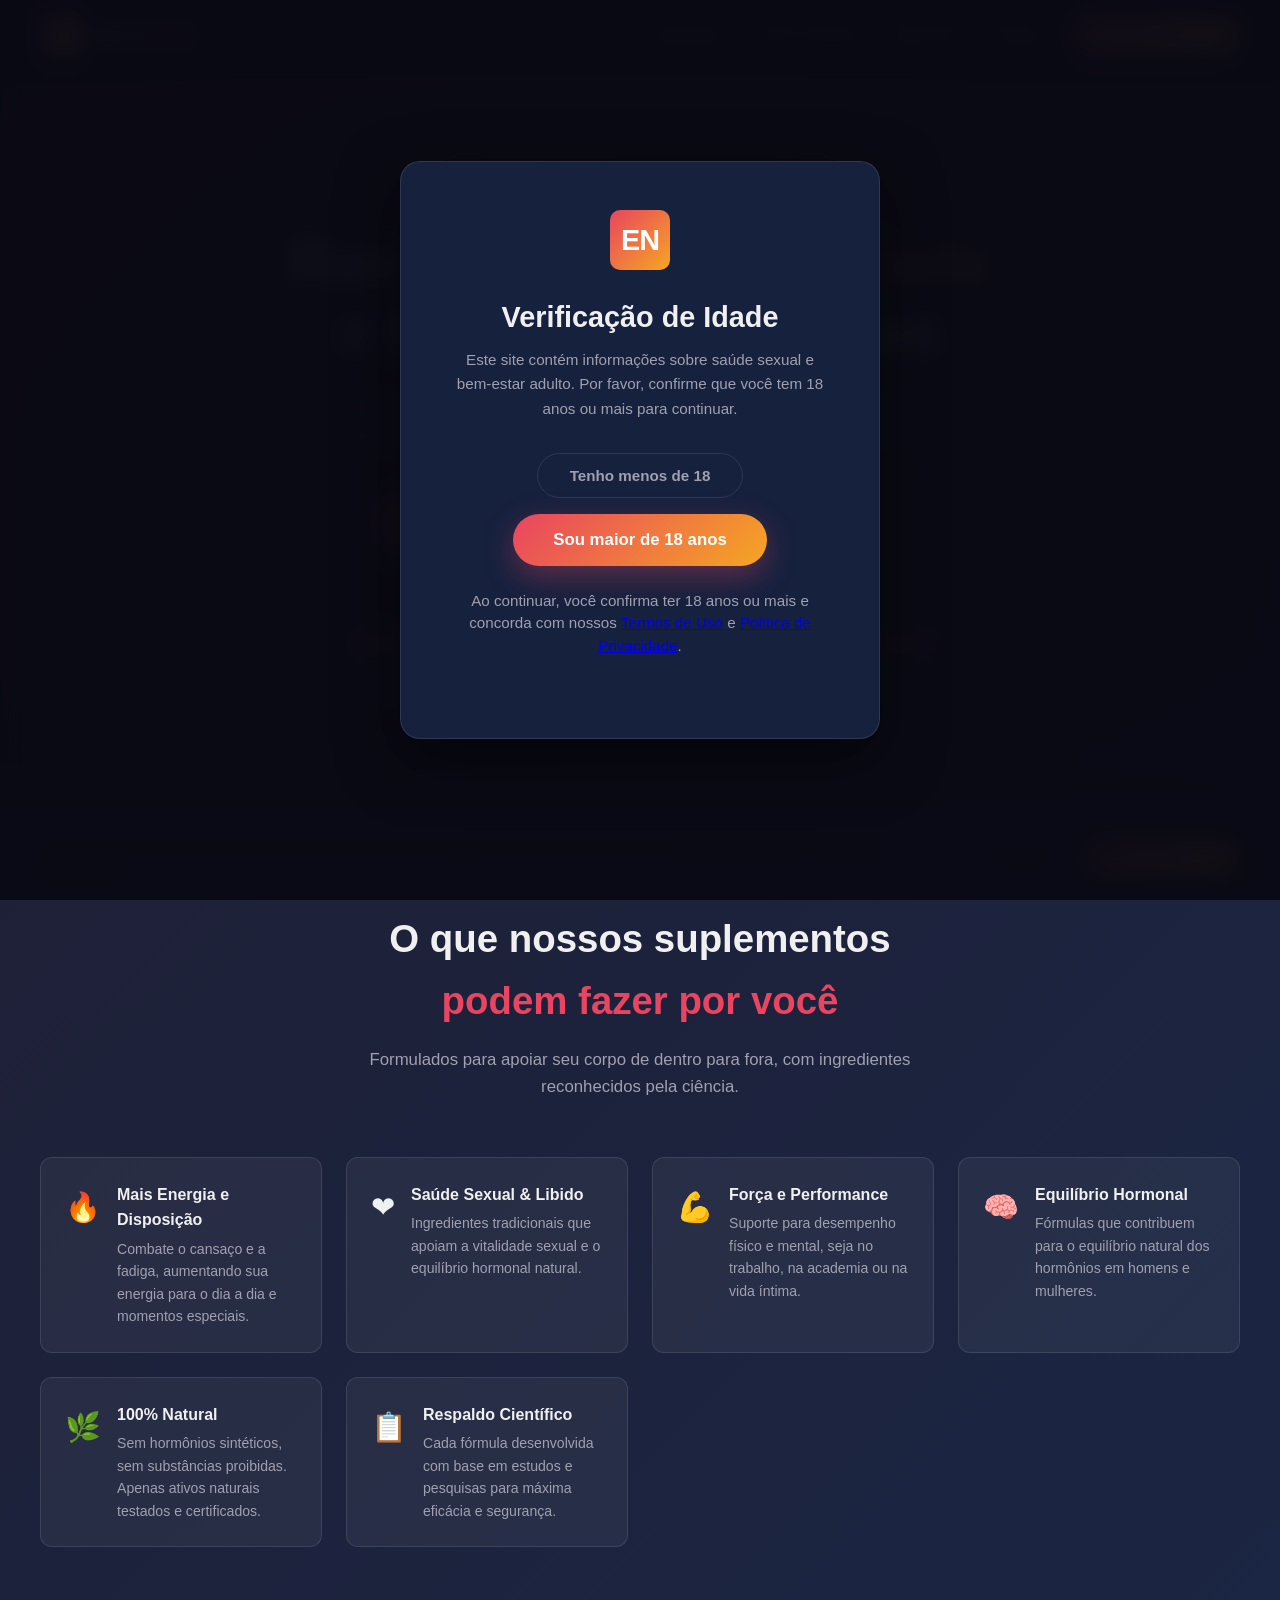
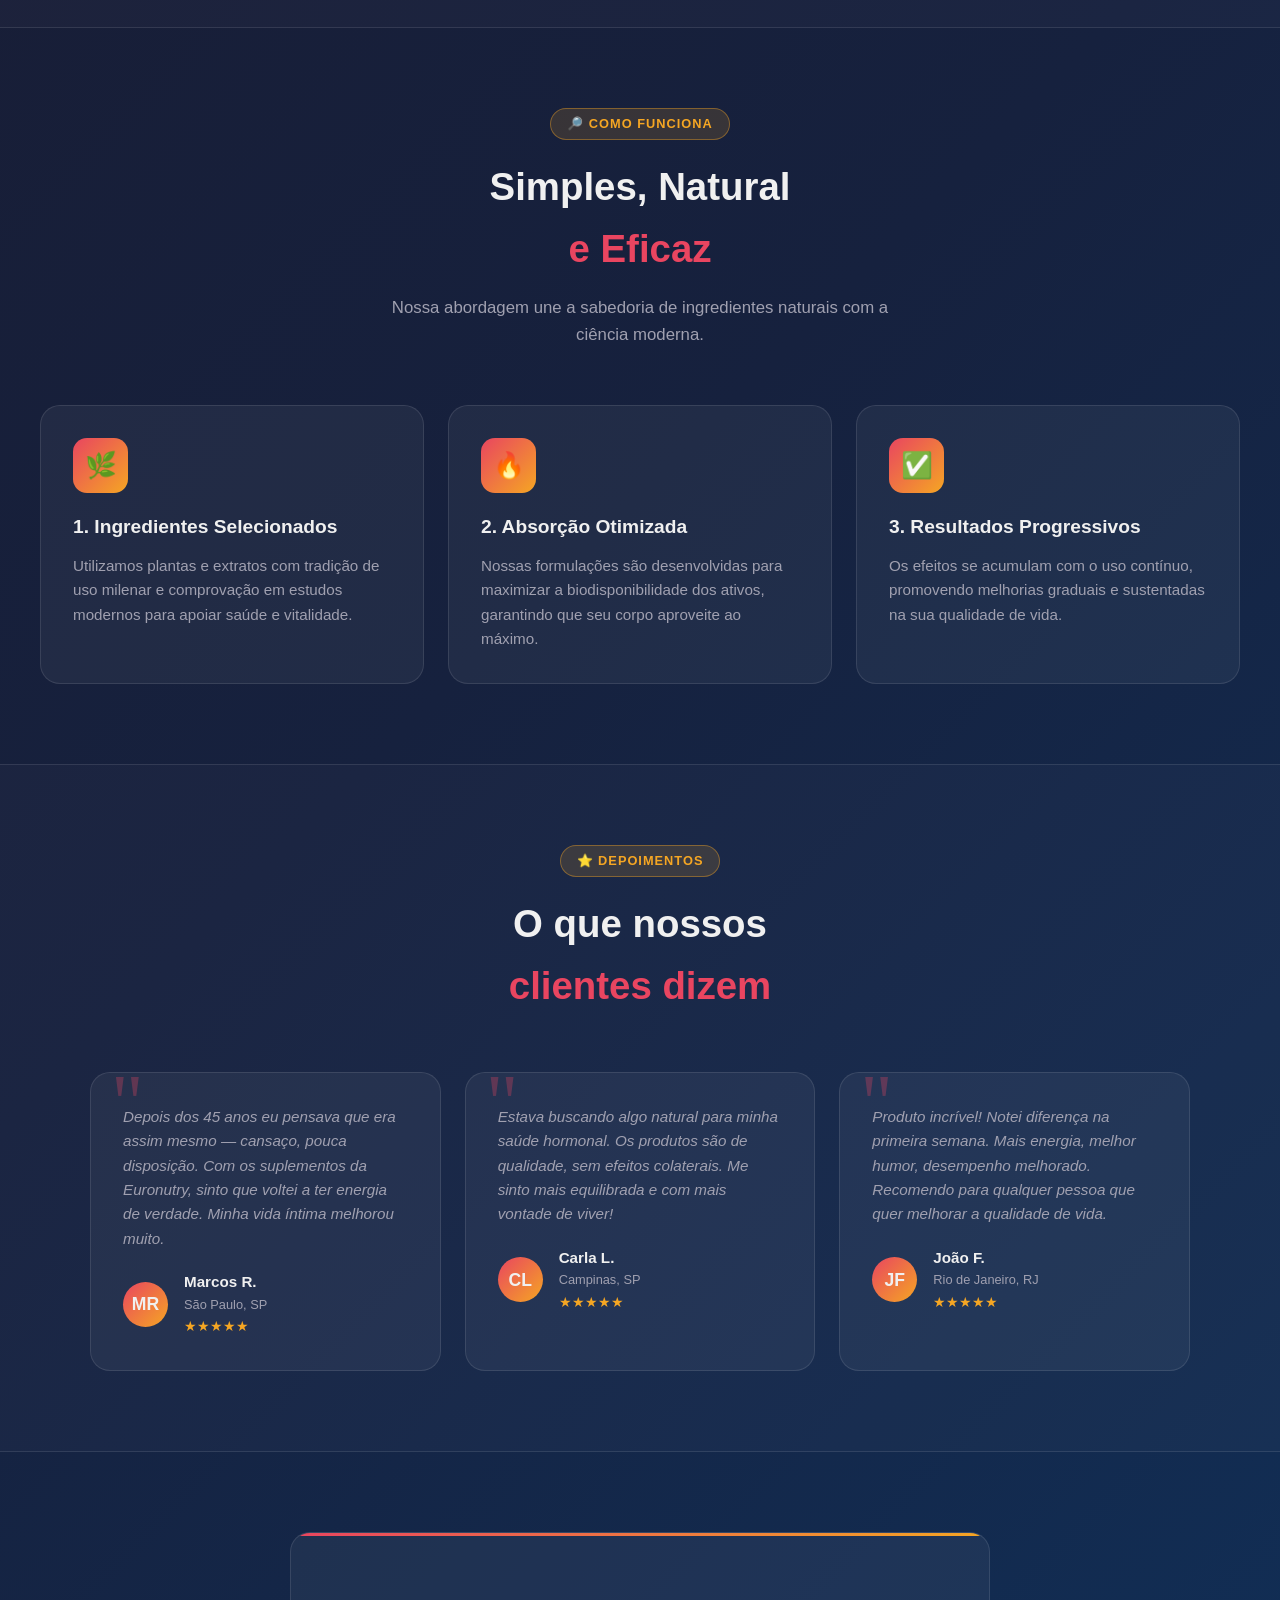
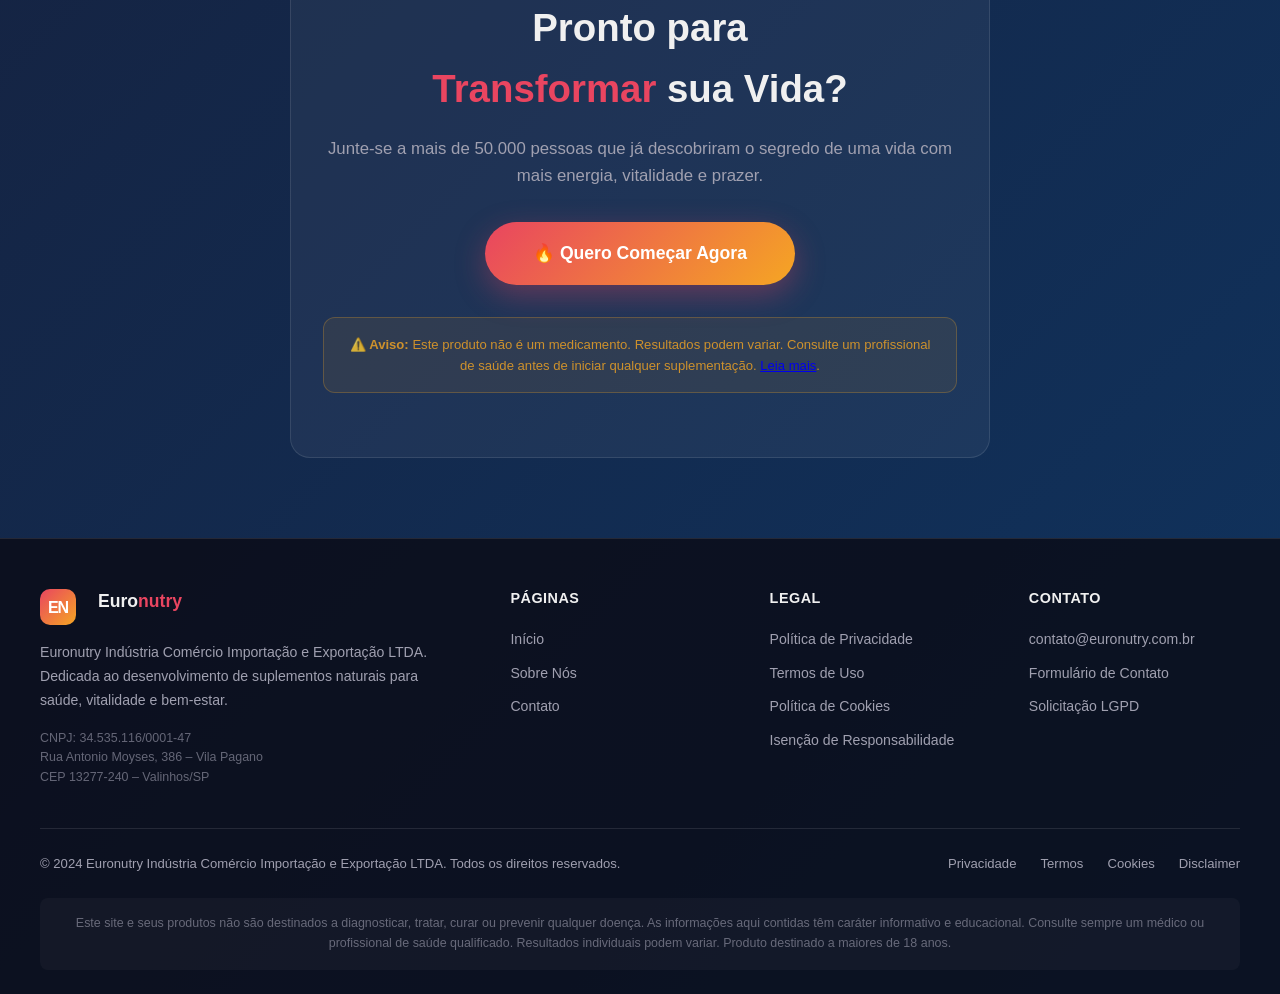
<file: safepage01-youtube/index.html>
<!DOCTYPE html>
<html lang="pt-BR">
<head>
  <meta charset="UTF-8" />
  <meta name="viewport" content="width=device-width, initial-scale=1.0" />
  <meta name="robots" content="index, follow" />
  <meta name="description" content="Euronutry - Suplementos para bem-estar, saúde sexual e vitalidade masculina e feminina. Produtos naturais desenvolvidos com ciência." />
  <meta name="keywords" content="suplementos naturais, vitalidade, saúde sexual, bem-estar, libido, energia, saúde masculina, saúde feminina" />

  <!-- Open Graph -->
  <meta property="og:title" content="Euronutry | Saúde, Vitalidade e Bem-Estar" />
  <meta property="og:description" content="Suplementos naturais para uma vida mais saudável, com mais energia e vitalidade." />
  <meta property="og:type" content="website" />
  <meta property="og:locale" content="pt_BR" />

  <title>Euronutry | Saúde, Vitalidade e Bem-Estar</title>

  <link rel="stylesheet" href="css/style.css" />
  <link rel="canonical" href="index.html" />
</head>
<body>

  <!-- ════════════════════════════════════
       AGE GATE
  ════════════════════════════════════ -->
  <div id="age-gate" class="age-gate-overlay" style="display:none;">
    <div class="age-gate-box">
      <div class="logo-icon">EN</div>
      <h2>Verificação de Idade</h2>
      <p>
        Este site contém informações sobre saúde sexual e bem-estar adulto.
        Por favor, confirme que você tem 18 anos ou mais para continuar.
      </p>
      <div class="age-gate-buttons">
        <button id="age-deny" class="age-deny">Tenho menos de 18</button>
        <button id="age-confirm" class="btn-primary">Sou maior de 18 anos</button>
      </div>
      <p class="age-gate-note">
        Ao continuar, você confirma ter 18 anos ou mais e concorda com nossos
        <a href="termos.html">Termos de Uso</a> e
        <a href="privacidade.html">Política de Privacidade</a>.
      </p>
    </div>
  </div>

  <!-- ════════════════════════════════════
       HEADER
  ════════════════════════════════════ -->
  <header>
    <div class="header-inner">
      <a href="index.html" class="logo">
        <div class="logo-icon">EN</div>
        <span class="logo-text">Euro<span>nutry</span></span>
      </a>
      <nav>
        <a href="#beneficios">Benefícios</a>
        <a href="#como-funciona">Como Funciona</a>
        <a href="sobre.html">Sobre Nós</a>
        <a href="contato.html">Contato</a>
        <a href="#cta" class="nav-cta">Quero Saber Mais</a>
      </nav>
    </div>
  </header>

  <!-- ════════════════════════════════════
       HERO
  ════════════════════════════════════ -->
  <section class="hero">
    <span class="hero-badge">&#10003; Fórmula Natural Certificada</span>
    <h1>
      Recupere sua <span>Vitalidade</span><br />
      e Bem-Estar em Dias
    </h1>
    <p>
      Suplementos desenvolvidos com ingredientes naturais selecionados para
      apoiar sua saúde, energia e qualidade de vida de forma segura e eficaz.
    </p>
    <div class="hero-cta">
      <a href="#cta" class="btn-primary">&#128293; Quero Mais Vitalidade</a>
      <a href="#como-funciona" class="btn-secondary">&#9654; Como Funciona</a>
    </div>

    <div class="hero-stats">
      <div class="stat">
        <span class="stat-number">50k+</span>
        <span class="stat-label">Clientes Satisfeitos</span>
      </div>
      <div class="stat">
        <span class="stat-number">98%</span>
        <span class="stat-label">Índice de Aprovação</span>
      </div>
      <div class="stat">
        <span class="stat-number">10+</span>
        <span class="stat-label">Anos de Pesquisa</span>
      </div>
      <div class="stat">
        <span class="stat-number">100%</span>
        <span class="stat-label">Natural &amp; Seguro</span>
      </div>
    </div>
  </section>

  <!-- ════════════════════════════════════
       BENEFÍCIOS
  ════════════════════════════════════ -->
  <section id="beneficios" class="benefits-section">
    <div class="section-header">
      <span class="section-badge">&#9889; Benefícios</span>
      <h2 class="section-title">O que nossos suplementos<br /><span>podem fazer por você</span></h2>
      <p class="section-sub">Formulados para apoiar seu corpo de dentro para fora, com ingredientes reconhecidos pela ciência.</p>
    </div>

    <div class="benefits-grid">
      <div class="benefit-item">
        <span class="benefit-icon">&#128293;</span>
        <div>
          <h4>Mais Energia e Disposição</h4>
          <p>Combate o cansaço e a fadiga, aumentando sua energia para o dia a dia e momentos especiais.</p>
        </div>
      </div>
      <div class="benefit-item">
        <span class="benefit-icon">&#10084;</span>
        <div>
          <h4>Saúde Sexual &amp; Libido</h4>
          <p>Ingredientes tradicionais que apoiam a vitalidade sexual e o equilíbrio hormonal natural.</p>
        </div>
      </div>
      <div class="benefit-item">
        <span class="benefit-icon">&#128170;</span>
        <div>
          <h4>Força e Performance</h4>
          <p>Suporte para desempenho físico e mental, seja no trabalho, na academia ou na vida íntima.</p>
        </div>
      </div>
      <div class="benefit-item">
        <span class="benefit-icon">&#129504;</span>
        <div>
          <h4>Equilíbrio Hormonal</h4>
          <p>Fórmulas que contribuem para o equilíbrio natural dos hormônios em homens e mulheres.</p>
        </div>
      </div>
      <div class="benefit-item">
        <span class="benefit-icon">&#127807;</span>
        <div>
          <h4>100% Natural</h4>
          <p>Sem hormônios sintéticos, sem substâncias proibidas. Apenas ativos naturais testados e certificados.</p>
        </div>
      </div>
      <div class="benefit-item">
        <span class="benefit-icon">&#128203;</span>
        <div>
          <h4>Respaldo Científico</h4>
          <p>Cada fórmula desenvolvida com base em estudos e pesquisas para máxima eficácia e segurança.</p>
        </div>
      </div>
    </div>
  </section>

  <!-- ════════════════════════════════════
       COMO FUNCIONA
  ════════════════════════════════════ -->
  <section id="como-funciona">
    <div class="section-header">
      <span class="section-badge">&#128270; Como Funciona</span>
      <h2 class="section-title">Simples, Natural<br /><span>e Eficaz</span></h2>
      <p class="section-sub">Nossa abordagem une a sabedoria de ingredientes naturais com a ciência moderna.</p>
    </div>

    <div class="cards-grid">
      <div class="card">
        <div class="card-icon">&#127807;</div>
        <h3>1. Ingredientes Selecionados</h3>
        <p>Utilizamos plantas e extratos com tradição de uso milenar e comprovação em estudos modernos para apoiar saúde e vitalidade.</p>
      </div>
      <div class="card">
        <div class="card-icon">&#128293;</div>
        <h3>2. Absorção Otimizada</h3>
        <p>Nossas formulações são desenvolvidas para maximizar a biodisponibilidade dos ativos, garantindo que seu corpo aproveite ao máximo.</p>
      </div>
      <div class="card">
        <div class="card-icon">&#9989;</div>
        <h3>3. Resultados Progressivos</h3>
        <p>Os efeitos se acumulam com o uso contínuo, promovendo melhorias graduais e sustentadas na sua qualidade de vida.</p>
      </div>
    </div>
  </section>

  <!-- ════════════════════════════════════
       DEPOIMENTOS
  ════════════════════════════════════ -->
  <section id="depoimentos" style="background: rgba(255,255,255,0.02); border-top: 1px solid var(--border); border-bottom: 1px solid var(--border);">
    <div class="section-header">
      <span class="section-badge">&#11088; Depoimentos</span>
      <h2 class="section-title">O que nossos<br /><span>clientes dizem</span></h2>
    </div>

    <div class="testimonials-grid">
      <div class="testimonial">
        <p class="testimonial-text">
          Depois dos 45 anos eu pensava que era assim mesmo — cansaço, pouca disposição. Com os suplementos da Euronutry, sinto que voltei a ter energia de verdade. Minha vida íntima melhorou muito.
        </p>
        <div class="testimonial-author">
          <div class="author-avatar">MR</div>
          <div>
            <div class="author-name">Marcos R.</div>
            <div class="author-location">São Paulo, SP</div>
            <div class="stars">&#9733;&#9733;&#9733;&#9733;&#9733;</div>
          </div>
        </div>
      </div>

      <div class="testimonial">
        <p class="testimonial-text">
          Estava buscando algo natural para minha saúde hormonal. Os produtos são de qualidade, sem efeitos colaterais. Me sinto mais equilibrada e com mais vontade de viver!
        </p>
        <div class="testimonial-author">
          <div class="author-avatar">CL</div>
          <div>
            <div class="author-name">Carla L.</div>
            <div class="author-location">Campinas, SP</div>
            <div class="stars">&#9733;&#9733;&#9733;&#9733;&#9733;</div>
          </div>
        </div>
      </div>

      <div class="testimonial">
        <p class="testimonial-text">
          Produto incrível! Notei diferença na primeira semana. Mais energia, melhor humor, desempenho melhorado. Recomendo para qualquer pessoa que quer melhorar a qualidade de vida.
        </p>
        <div class="testimonial-author">
          <div class="author-avatar">JF</div>
          <div>
            <div class="author-name">João F.</div>
            <div class="author-location">Rio de Janeiro, RJ</div>
            <div class="stars">&#9733;&#9733;&#9733;&#9733;&#9733;</div>
          </div>
        </div>
      </div>
    </div>
  </section>

  <!-- ════════════════════════════════════
       CTA
  ════════════════════════════════════ -->
  <section id="cta" class="cta-section">
    <div class="cta-box">
      <h2>Pronto para<br /><span style="color:var(--accent)">Transformar</span> sua Vida?</h2>
      <p>Junte-se a mais de 50.000 pessoas que já descobriram o segredo de uma vida com mais energia, vitalidade e prazer.</p>
      <a href="contato.html" class="btn-primary" style="font-size:1.1rem; padding: 1.1rem 3rem;">
        &#128293; Quero Começar Agora
      </a>
      <div class="disclaimer-banner">
        &#9888;&#65039; <strong>Aviso:</strong> Este produto não é um medicamento. Resultados podem variar. Consulte um profissional de saúde antes de iniciar qualquer suplementação.
        <a href="disclaimer.html">Leia mais</a>.
      </div>
    </div>
  </section>

  <!-- ════════════════════════════════════
       FOOTER
  ════════════════════════════════════ -->
  <footer>
    <div class="footer-inner">
      <div class="footer-grid">
        <div class="footer-brand">
          <a href="index.html" class="logo" style="margin-bottom:0.8rem; display:inline-flex;">
            <div class="logo-icon" style="width:36px;height:36px;font-size:1rem;">EN</div>
            <span class="logo-text" style="font-size:1.1rem; margin-left:10px;">Euro<span>nutry</span></span>
          </a>
          <p>
            Euronutry Indústria Comércio Importação e Exportação LTDA.<br />
            Dedicada ao desenvolvimento de suplementos naturais para saúde, vitalidade e bem-estar.
          </p>
          <div class="footer-cnpj">
            CNPJ: 34.535.116/0001-47<br />
            Rua Antonio Moyses, 386 – Vila Pagano<br />
            CEP 13277-240 – Valinhos/SP
          </div>
        </div>

        <div class="footer-col">
          <h4>Páginas</h4>
          <ul>
            <li><a href="index.html">Início</a></li>
            <li><a href="sobre.html">Sobre Nós</a></li>
            <li><a href="contato.html">Contato</a></li>
          </ul>
        </div>

        <div class="footer-col">
          <h4>Legal</h4>
          <ul>
            <li><a href="privacidade.html">Política de Privacidade</a></li>
            <li><a href="termos.html">Termos de Uso</a></li>
            <li><a href="cookies.html">Política de Cookies</a></li>
            <li><a href="disclaimer.html">Isenção de Responsabilidade</a></li>
          </ul>
        </div>

        <div class="footer-col">
          <h4>Contato</h4>
          <ul>
            <li><a href="mailto:contato@euronutry.com.br">contato@euronutry.com.br</a></li>
            <li><a href="contato.html">Formulário de Contato</a></li>
            <li><a href="privacidade.html#dsar">Solicitação LGPD</a></li>
          </ul>
        </div>
      </div>

      <div class="footer-bottom">
        <p>&copy; 2024 Euronutry Indústria Comércio Importação e Exportação LTDA. Todos os direitos reservados.</p>
        <div class="footer-legal-links">
          <a href="privacidade.html">Privacidade</a>
          <a href="termos.html">Termos</a>
          <a href="cookies.html">Cookies</a>
          <a href="disclaimer.html">Disclaimer</a>
        </div>
      </div>

      <div style="margin-top:1.5rem; padding:1rem; background:rgba(255,255,255,0.03); border-radius:8px; font-size:0.78rem; color:rgba(160,160,176,0.6); text-align:center; line-height:1.6;">
        Este site e seus produtos não são destinados a diagnosticar, tratar, curar ou prevenir qualquer doença.
        As informações aqui contidas têm caráter informativo e educacional. Consulte sempre um médico ou profissional de saúde qualificado.
        Resultados individuais podem variar. Produto destinado a maiores de 18 anos.
      </div>
    </div>
  </footer>

  <!-- ════════════════════════════════════
       COOKIE BANNER
  ════════════════════════════════════ -->
  <div id="cookie-banner" class="cookie-banner">
    <div class="cookie-inner">
      <p class="cookie-text">
        Usamos cookies para melhorar sua experiência. Ao continuar navegando, você concorda com nossa
        <a href="cookies.html">Política de Cookies</a> e
        <a href="privacidade.html">Política de Privacidade</a>.
      </p>
      <div class="cookie-buttons">
        <button id="cookie-decline" class="btn-cookie-decline">Recusar</button>
        <button id="cookie-accept" class="btn-cookie-accept">Aceitar Cookies</button>
      </div>
    </div>
  </div>

  <script src="js/main.js"></script>
</body>
</html>
</file>
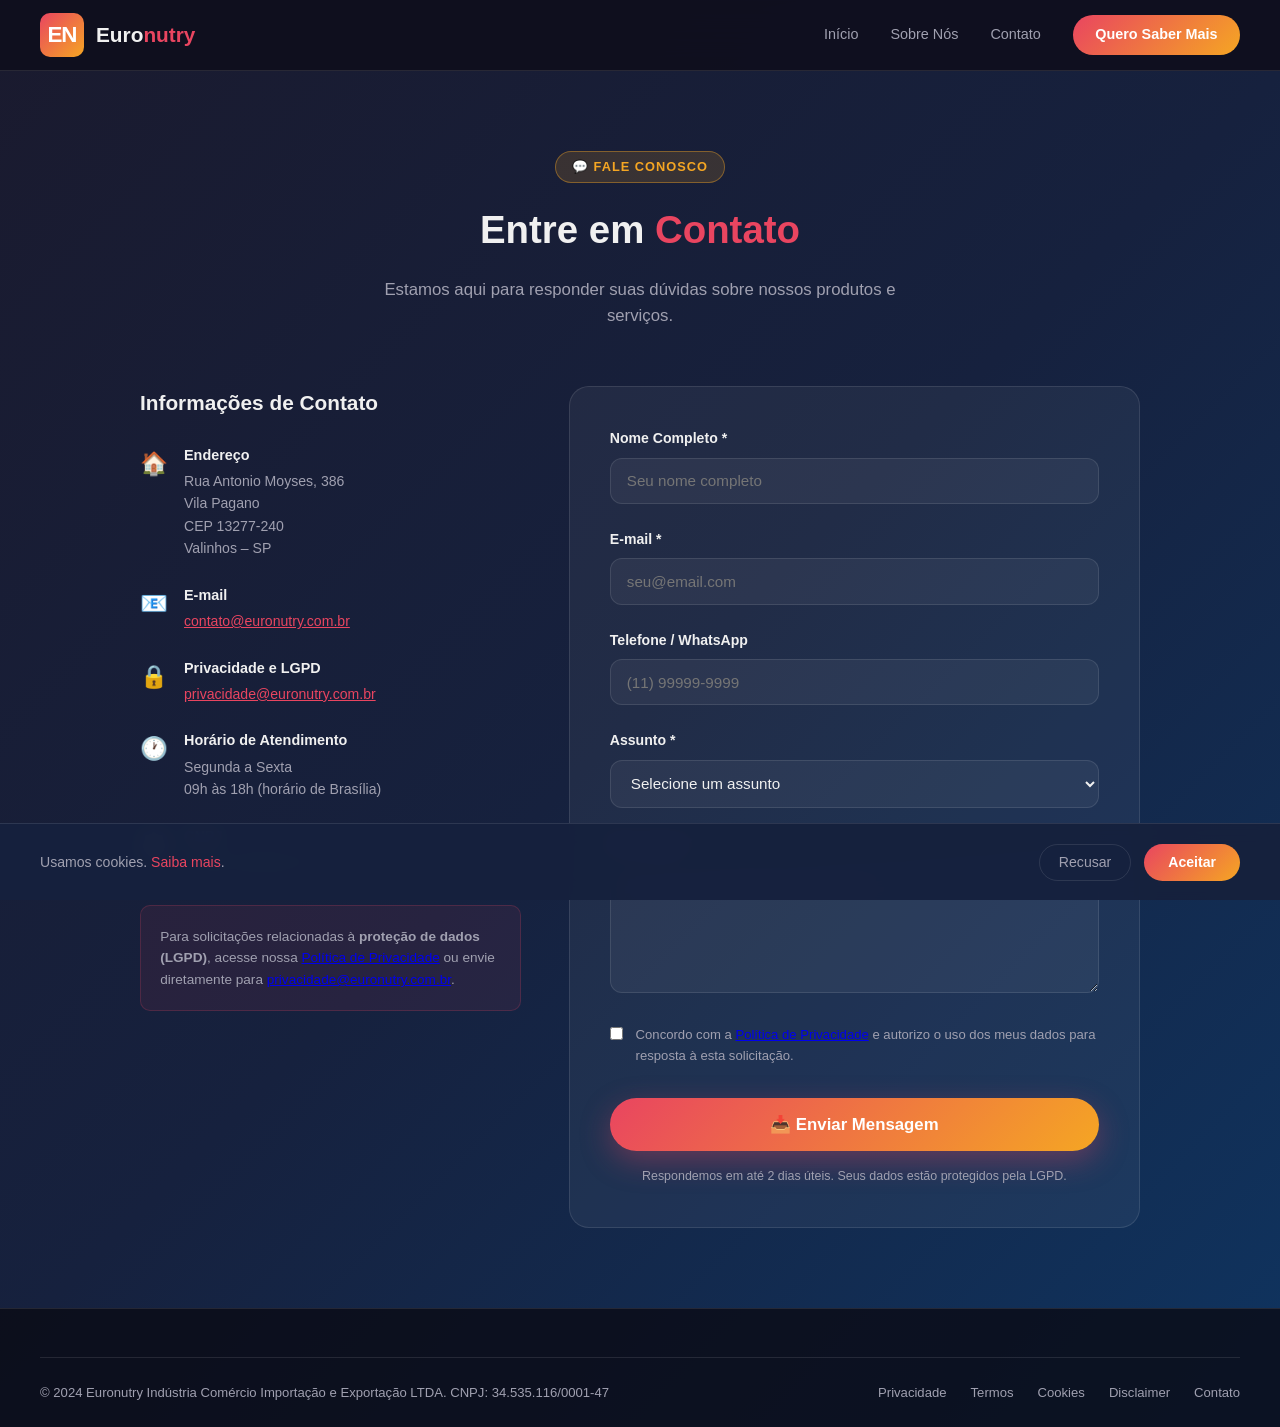
<file: safepage01-youtube/contato.html>
<!DOCTYPE html>
<html lang="pt-BR">
<head>
  <meta charset="UTF-8" />
  <meta name="viewport" content="width=device-width, initial-scale=1.0" />
  <meta name="robots" content="index, follow" />
  <meta name="description" content="Entre em contato com a Euronutry. Estamos prontos para atender suas dúvidas sobre nossos suplementos naturais." />
  <title>Contato | Euronutry</title>
  <link rel="stylesheet" href="css/style.css" />
  <link rel="canonical" href="contato.html" />
</head>
<body>

  <header>
    <div class="header-inner">
      <a href="index.html" class="logo">
        <div class="logo-icon">EN</div>
        <span class="logo-text">Euro<span>nutry</span></span>
      </a>
      <nav>
        <a href="index.html">Início</a>
        <a href="sobre.html">Sobre Nós</a>
        <a href="contato.html">Contato</a>
        <a href="index.html#cta" class="nav-cta">Quero Saber Mais</a>
      </nav>
    </div>
  </header>

  <section style="padding: 5rem 2rem;">
    <div class="section-header">
      <span class="section-badge">&#128172; Fale Conosco</span>
      <h2 class="section-title">Entre em <span>Contato</span></h2>
      <p class="section-sub">Estamos aqui para responder suas dúvidas sobre nossos produtos e serviços.</p>
    </div>

    <div class="contact-grid">
      <!-- Informações de Contato -->
      <div class="contact-info">
        <h3>Informações de Contato</h3>

        <div class="contact-detail">
          <span class="contact-detail-icon">&#127968;</span>
          <div>
            <h4>Endereço</h4>
            <p>
              Rua Antonio Moyses, 386<br />
              Vila Pagano<br />
              CEP 13277-240<br />
              Valinhos – SP
            </p>
          </div>
        </div>

        <div class="contact-detail">
          <span class="contact-detail-icon">&#128231;</span>
          <div>
            <h4>E-mail</h4>
            <p><a href="mailto:contato@euronutry.com.br" style="color:var(--accent);">contato@euronutry.com.br</a></p>
          </div>
        </div>

        <div class="contact-detail">
          <span class="contact-detail-icon">&#128274;</span>
          <div>
            <h4>Privacidade e LGPD</h4>
            <p><a href="mailto:privacidade@euronutry.com.br" style="color:var(--accent);">privacidade@euronutry.com.br</a></p>
          </div>
        </div>

        <div class="contact-detail">
          <span class="contact-detail-icon">&#128336;</span>
          <div>
            <h4>Horário de Atendimento</h4>
            <p>
              Segunda a Sexta<br />
              09h às 18h (horário de Brasília)
            </p>
          </div>
        </div>

        <div class="contact-detail">
          <span class="contact-detail-icon">&#128203;</span>
          <div>
            <h4>CNPJ</h4>
            <p>34.535.116/0001-47</p>
          </div>
        </div>

        <div style="margin-top: 2rem; padding: 1.2rem; background: rgba(233,69,96,0.08); border: 1px solid rgba(233,69,96,0.2); border-radius: 10px;">
          <p style="font-size:0.85rem; color:var(--text-muted); margin:0;">
            Para solicitações relacionadas à <strong>proteção de dados (LGPD)</strong>,
            acesse nossa <a href="privacidade.html#dsar">Política de Privacidade</a>
            ou envie diretamente para
            <a href="mailto:privacidade@euronutry.com.br">privacidade@euronutry.com.br</a>.
          </p>
        </div>
      </div>

      <!-- Formulário -->
      <div class="contact-form">
        <div id="form-success" class="form-success">
          <div class="check-icon">&#9989;</div>
          <h3>Mensagem Enviada!</h3>
          <p>Recebemos sua mensagem e retornaremos em até 2 dias úteis.</p>
        </div>

        <form id="contact-form">
          <div class="form-group">
            <label for="name">Nome Completo *</label>
            <input type="text" id="name" name="name" placeholder="Seu nome completo" required />
          </div>

          <div class="form-group">
            <label for="email">E-mail *</label>
            <input type="email" id="email" name="email" placeholder="seu@email.com" required />
          </div>

          <div class="form-group">
            <label for="phone">Telefone / WhatsApp</label>
            <input type="tel" id="phone" name="phone" placeholder="(11) 99999-9999" />
          </div>

          <div class="form-group">
            <label for="subject">Assunto *</label>
            <select id="subject" name="subject" required>
              <option value="">Selecione um assunto</option>
              <option value="produto">Dúvida sobre produto</option>
              <option value="pedido">Informações sobre pedido</option>
              <option value="saude">Orientação de saúde</option>
              <option value="parceria">Parceria comercial</option>
              <option value="lgpd">Solicitação LGPD / Privacidade</option>
              <option value="imprensa">Imprensa</option>
              <option value="outro">Outro</option>
            </select>
          </div>

          <div class="form-group">
            <label for="message">Mensagem *</label>
            <textarea id="message" name="message" placeholder="Descreva sua dúvida ou solicitação..." required></textarea>
          </div>

          <div class="form-group" style="display:flex; align-items:flex-start; gap:0.8rem;">
            <input type="checkbox" id="consent" name="consent" required
              style="width:auto; margin-top:3px; accent-color: var(--accent);" />
            <label for="consent" style="font-size:0.82rem; color:var(--text-muted); font-weight:400; cursor:pointer;">
              Concordo com a <a href="privacidade.html">Política de Privacidade</a> e autorizo
              o uso dos meus dados para resposta à esta solicitação.
            </label>
          </div>

          <button type="submit" class="btn-primary" style="width:100%; justify-content:center;">
            &#128229; Enviar Mensagem
          </button>

          <p style="font-size:0.78rem; color:var(--text-muted); text-align:center; margin-top:1rem;">
            Respondemos em até 2 dias úteis. Seus dados estão protegidos pela LGPD.
          </p>
        </form>
      </div>
    </div>
  </section>

  <footer>
    <div class="footer-inner">
      <div class="footer-bottom">
        <p>&copy; 2024 Euronutry Indústria Comércio Importação e Exportação LTDA. CNPJ: 34.535.116/0001-47</p>
        <div class="footer-legal-links">
          <a href="privacidade.html">Privacidade</a>
          <a href="termos.html">Termos</a>
          <a href="cookies.html">Cookies</a>
          <a href="disclaimer.html">Disclaimer</a>
          <a href="contato.html">Contato</a>
        </div>
      </div>
    </div>
  </footer>

  <div id="cookie-banner" class="cookie-banner">
    <div class="cookie-inner">
      <p class="cookie-text">
        Usamos cookies. <a href="cookies.html">Saiba mais</a>.
      </p>
      <div class="cookie-buttons">
        <button id="cookie-decline" class="btn-cookie-decline">Recusar</button>
        <button id="cookie-accept" class="btn-cookie-accept">Aceitar</button>
      </div>
    </div>
  </div>

  <script src="js/main.js"></script>
</body>
</html>
</file>
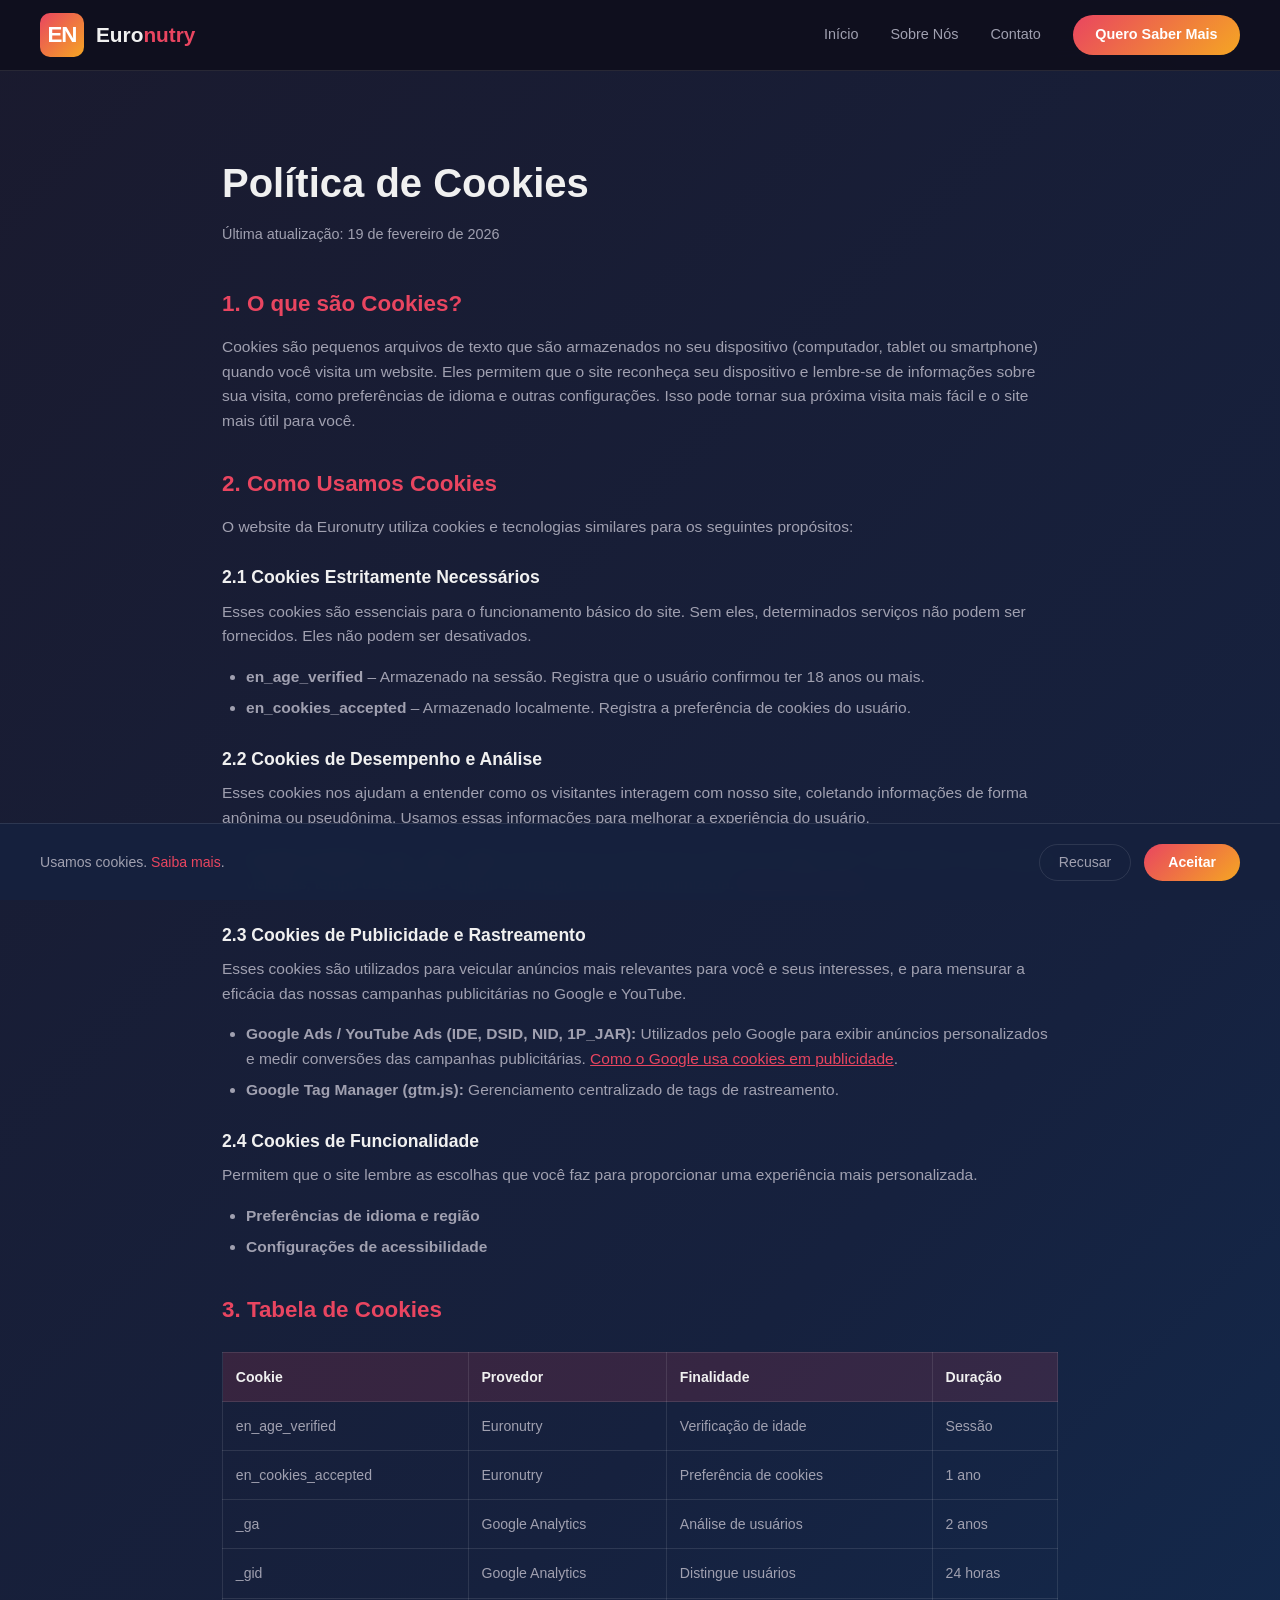
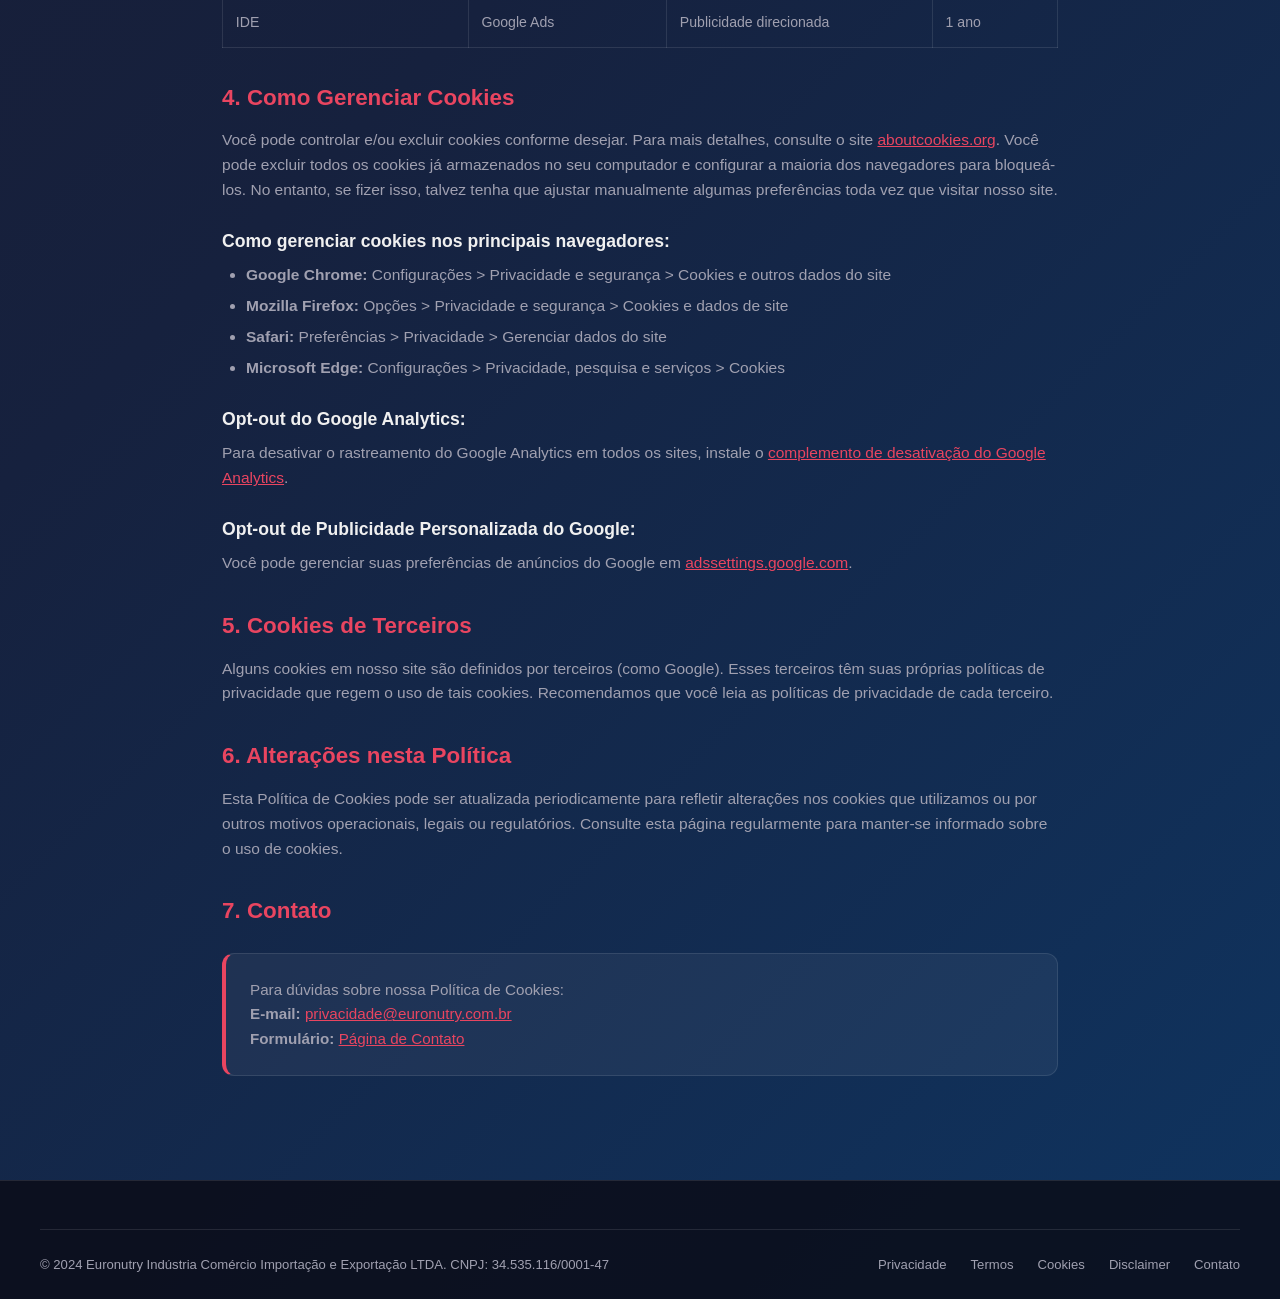
<file: safepage01-youtube/cookies.html>
<!DOCTYPE html>
<html lang="pt-BR">
<head>
  <meta charset="UTF-8" />
  <meta name="viewport" content="width=device-width, initial-scale=1.0" />
  <meta name="robots" content="index, follow" />
  <meta name="description" content="Política de Cookies da Euronutry. Saiba quais cookies utilizamos e como gerenciá-los." />
  <title>Política de Cookies | Euronutry</title>
  <link rel="stylesheet" href="css/style.css" />
  <link rel="canonical" href="cookies.html" />
</head>
<body>

  <header>
    <div class="header-inner">
      <a href="index.html" class="logo">
        <div class="logo-icon">EN</div>
        <span class="logo-text">Euro<span>nutry</span></span>
      </a>
      <nav>
        <a href="index.html">Início</a>
        <a href="sobre.html">Sobre Nós</a>
        <a href="contato.html">Contato</a>
        <a href="index.html#cta" class="nav-cta">Quero Saber Mais</a>
      </nav>
    </div>
  </header>

  <div class="inner-page">
    <h1>Política de Cookies</h1>
    <span class="last-updated">Última atualização: 19 de fevereiro de 2026</span>

    <h2>1. O que são Cookies?</h2>
    <p>
      Cookies são pequenos arquivos de texto que são armazenados no seu dispositivo (computador, tablet ou
      smartphone) quando você visita um website. Eles permitem que o site reconheça seu dispositivo e
      lembre-se de informações sobre sua visita, como preferências de idioma e outras configurações.
      Isso pode tornar sua próxima visita mais fácil e o site mais útil para você.
    </p>

    <h2>2. Como Usamos Cookies</h2>
    <p>
      O website da Euronutry utiliza cookies e tecnologias similares para os seguintes propósitos:
    </p>

    <h3>2.1 Cookies Estritamente Necessários</h3>
    <p>
      Esses cookies são essenciais para o funcionamento básico do site. Sem eles, determinados serviços
      não podem ser fornecidos. Eles não podem ser desativados.
    </p>
    <ul>
      <li><strong>en_age_verified</strong> – Armazenado na sessão. Registra que o usuário confirmou ter 18 anos ou mais.</li>
      <li><strong>en_cookies_accepted</strong> – Armazenado localmente. Registra a preferência de cookies do usuário.</li>
    </ul>

    <h3>2.2 Cookies de Desempenho e Análise</h3>
    <p>
      Esses cookies nos ajudam a entender como os visitantes interagem com nosso site, coletando informações
      de forma anônima ou pseudônima. Usamos essas informações para melhorar a experiência do usuário.
    </p>
    <ul>
      <li>
        <strong>Google Analytics (_ga, _gid, _gat):</strong> Ferramenta do Google para análise de tráfego web.
        Coleta dados sobre páginas visitadas, tempo de sessão e origem do tráfego de forma anonimizada.
        <a href="https://policies.google.com/privacy" target="_blank" rel="noopener">Política do Google</a>.
      </li>
    </ul>

    <h3>2.3 Cookies de Publicidade e Rastreamento</h3>
    <p>
      Esses cookies são utilizados para veicular anúncios mais relevantes para você e seus interesses,
      e para mensurar a eficácia das nossas campanhas publicitárias no Google e YouTube.
    </p>
    <ul>
      <li>
        <strong>Google Ads / YouTube Ads (IDE, DSID, NID, 1P_JAR):</strong> Utilizados pelo Google para
        exibir anúncios personalizados e medir conversões das campanhas publicitárias.
        <a href="https://policies.google.com/technologies/ads" target="_blank" rel="noopener">Como o Google usa cookies em publicidade</a>.
      </li>
      <li>
        <strong>Google Tag Manager (gtm.js):</strong> Gerenciamento centralizado de tags de rastreamento.
      </li>
    </ul>

    <h3>2.4 Cookies de Funcionalidade</h3>
    <p>
      Permitem que o site lembre as escolhas que você faz para proporcionar uma experiência mais personalizada.
    </p>
    <ul>
      <li><strong>Preferências de idioma e região</strong></li>
      <li><strong>Configurações de acessibilidade</strong></li>
    </ul>

    <h2>3. Tabela de Cookies</h2>
    <div style="overflow-x:auto; margin: 1.5rem 0;">
      <table style="width:100%; border-collapse:collapse; font-size:0.88rem;">
        <thead>
          <tr style="background:rgba(233,69,96,0.15); text-align:left;">
            <th style="padding:0.8rem; border:1px solid var(--border);">Cookie</th>
            <th style="padding:0.8rem; border:1px solid var(--border);">Provedor</th>
            <th style="padding:0.8rem; border:1px solid var(--border);">Finalidade</th>
            <th style="padding:0.8rem; border:1px solid var(--border);">Duração</th>
          </tr>
        </thead>
        <tbody style="color:var(--text-muted);">
          <tr>
            <td style="padding:0.8rem; border:1px solid var(--border);">en_age_verified</td>
            <td style="padding:0.8rem; border:1px solid var(--border);">Euronutry</td>
            <td style="padding:0.8rem; border:1px solid var(--border);">Verificação de idade</td>
            <td style="padding:0.8rem; border:1px solid var(--border);">Sessão</td>
          </tr>
          <tr>
            <td style="padding:0.8rem; border:1px solid var(--border);">en_cookies_accepted</td>
            <td style="padding:0.8rem; border:1px solid var(--border);">Euronutry</td>
            <td style="padding:0.8rem; border:1px solid var(--border);">Preferência de cookies</td>
            <td style="padding:0.8rem; border:1px solid var(--border);">1 ano</td>
          </tr>
          <tr>
            <td style="padding:0.8rem; border:1px solid var(--border);">_ga</td>
            <td style="padding:0.8rem; border:1px solid var(--border);">Google Analytics</td>
            <td style="padding:0.8rem; border:1px solid var(--border);">Análise de usuários</td>
            <td style="padding:0.8rem; border:1px solid var(--border);">2 anos</td>
          </tr>
          <tr>
            <td style="padding:0.8rem; border:1px solid var(--border);">_gid</td>
            <td style="padding:0.8rem; border:1px solid var(--border);">Google Analytics</td>
            <td style="padding:0.8rem; border:1px solid var(--border);">Distingue usuários</td>
            <td style="padding:0.8rem; border:1px solid var(--border);">24 horas</td>
          </tr>
          <tr>
            <td style="padding:0.8rem; border:1px solid var(--border);">IDE</td>
            <td style="padding:0.8rem; border:1px solid var(--border);">Google Ads</td>
            <td style="padding:0.8rem; border:1px solid var(--border);">Publicidade direcionada</td>
            <td style="padding:0.8rem; border:1px solid var(--border);">1 ano</td>
          </tr>
        </tbody>
      </table>
    </div>

    <h2>4. Como Gerenciar Cookies</h2>
    <p>
      Você pode controlar e/ou excluir cookies conforme desejar. Para mais detalhes, consulte o site
      <a href="https://www.aboutcookies.org" target="_blank" rel="noopener">aboutcookies.org</a>.
      Você pode excluir todos os cookies já armazenados no seu computador e configurar a maioria dos
      navegadores para bloqueá-los. No entanto, se fizer isso, talvez tenha que ajustar manualmente
      algumas preferências toda vez que visitar nosso site.
    </p>

    <h3>Como gerenciar cookies nos principais navegadores:</h3>
    <ul>
      <li><strong>Google Chrome:</strong> Configurações &gt; Privacidade e segurança &gt; Cookies e outros dados do site</li>
      <li><strong>Mozilla Firefox:</strong> Opções &gt; Privacidade e segurança &gt; Cookies e dados de site</li>
      <li><strong>Safari:</strong> Preferências &gt; Privacidade &gt; Gerenciar dados do site</li>
      <li><strong>Microsoft Edge:</strong> Configurações &gt; Privacidade, pesquisa e serviços &gt; Cookies</li>
    </ul>

    <h3>Opt-out do Google Analytics:</h3>
    <p>
      Para desativar o rastreamento do Google Analytics em todos os sites, instale o
      <a href="https://tools.google.com/dlpage/gaoptout" target="_blank" rel="noopener">complemento de desativação do Google Analytics</a>.
    </p>

    <h3>Opt-out de Publicidade Personalizada do Google:</h3>
    <p>
      Você pode gerenciar suas preferências de anúncios do Google em
      <a href="https://adssettings.google.com" target="_blank" rel="noopener">adssettings.google.com</a>.
    </p>

    <h2>5. Cookies de Terceiros</h2>
    <p>
      Alguns cookies em nosso site são definidos por terceiros (como Google). Esses terceiros têm suas
      próprias políticas de privacidade que regem o uso de tais cookies. Recomendamos que você leia
      as políticas de privacidade de cada terceiro.
    </p>

    <h2>6. Alterações nesta Política</h2>
    <p>
      Esta Política de Cookies pode ser atualizada periodicamente para refletir alterações nos cookies
      que utilizamos ou por outros motivos operacionais, legais ou regulatórios. Consulte esta página
      regularmente para manter-se informado sobre o uso de cookies.
    </p>

    <h2>7. Contato</h2>
    <div class="info-box">
      <p>
        Para dúvidas sobre nossa Política de Cookies:<br />
        <strong>E-mail:</strong> <a href="mailto:privacidade@euronutry.com.br">privacidade@euronutry.com.br</a><br />
        <strong>Formulário:</strong> <a href="contato.html">Página de Contato</a>
      </p>
    </div>
  </div>

  <footer>
    <div class="footer-inner">
      <div class="footer-bottom">
        <p>&copy; 2024 Euronutry Indústria Comércio Importação e Exportação LTDA. CNPJ: 34.535.116/0001-47</p>
        <div class="footer-legal-links">
          <a href="privacidade.html">Privacidade</a>
          <a href="termos.html">Termos</a>
          <a href="cookies.html">Cookies</a>
          <a href="disclaimer.html">Disclaimer</a>
          <a href="contato.html">Contato</a>
        </div>
      </div>
    </div>
  </footer>

  <div id="cookie-banner" class="cookie-banner">
    <div class="cookie-inner">
      <p class="cookie-text">
        Usamos cookies. <a href="cookies.html">Saiba mais</a>.
      </p>
      <div class="cookie-buttons">
        <button id="cookie-decline" class="btn-cookie-decline">Recusar</button>
        <button id="cookie-accept" class="btn-cookie-accept">Aceitar</button>
      </div>
    </div>
  </div>

  <script src="js/main.js"></script>
</body>
</html>
</file>
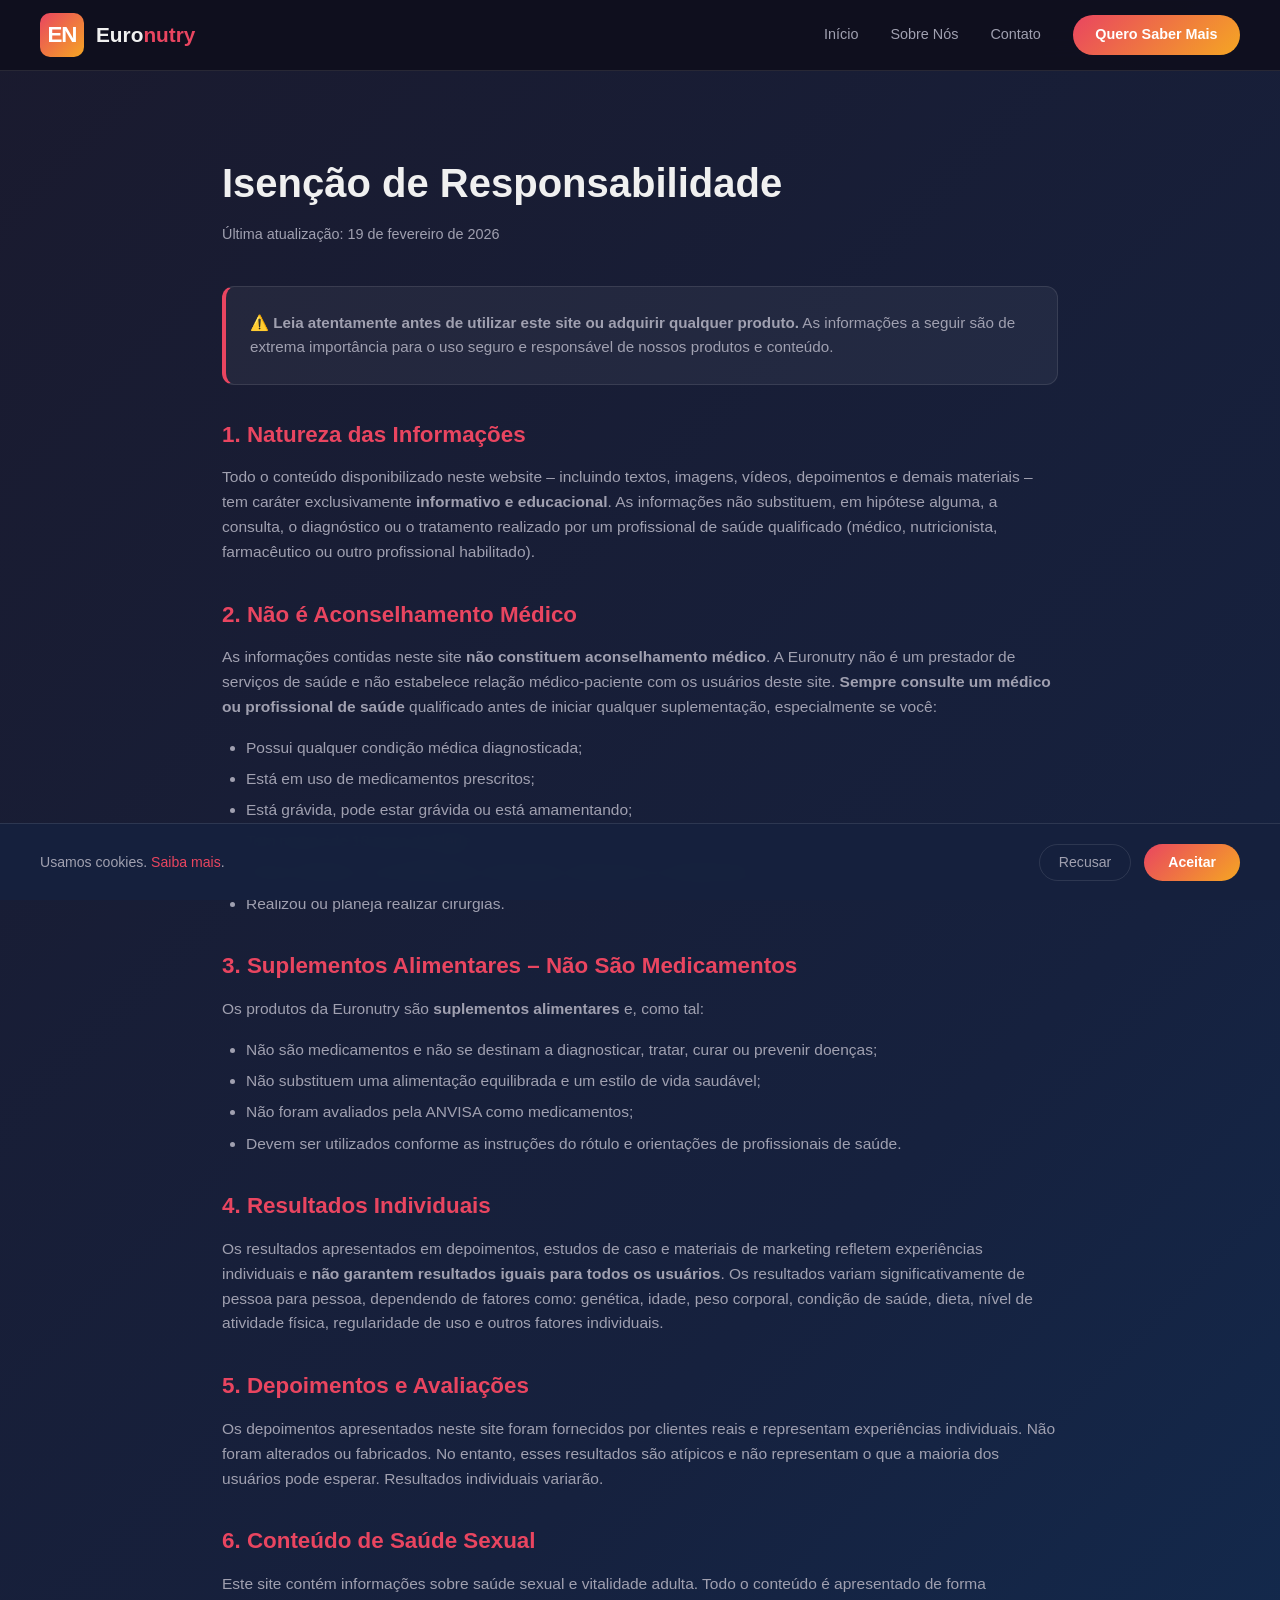
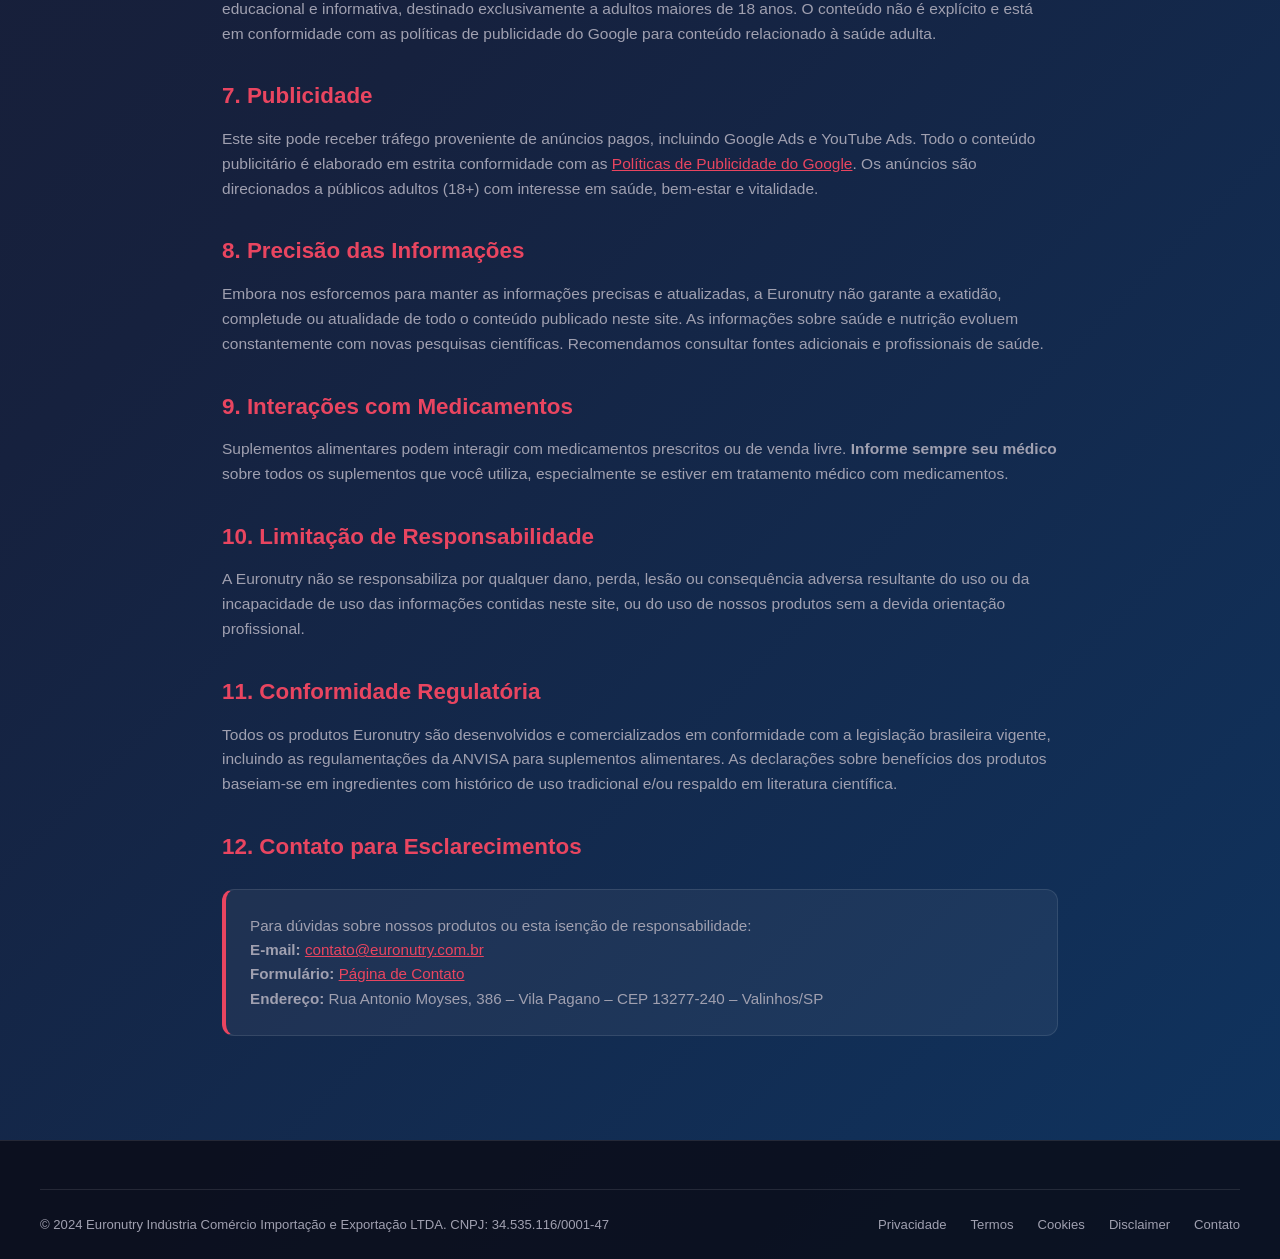
<file: safepage01-youtube/disclaimer.html>
<!DOCTYPE html>
<html lang="pt-BR">
<head>
  <meta charset="UTF-8" />
  <meta name="viewport" content="width=device-width, initial-scale=1.0" />
  <meta name="robots" content="index, follow" />
  <meta name="description" content="Isenção de Responsabilidade (Disclaimer) da Euronutry. Informações importantes sobre limitações dos nossos produtos e conteúdo." />
  <title>Isenção de Responsabilidade | Euronutry</title>
  <link rel="stylesheet" href="css/style.css" />
  <link rel="canonical" href="disclaimer.html" />
</head>
<body>

  <header>
    <div class="header-inner">
      <a href="index.html" class="logo">
        <div class="logo-icon">EN</div>
        <span class="logo-text">Euro<span>nutry</span></span>
      </a>
      <nav>
        <a href="index.html">Início</a>
        <a href="sobre.html">Sobre Nós</a>
        <a href="contato.html">Contato</a>
        <a href="index.html#cta" class="nav-cta">Quero Saber Mais</a>
      </nav>
    </div>
  </header>

  <div class="inner-page">
    <h1>Isenção de Responsabilidade</h1>
    <span class="last-updated">Última atualização: 19 de fevereiro de 2026</span>

    <div class="info-box">
      <p>
        <strong>&#9888;&#65039; Leia atentamente antes de utilizar este site ou adquirir qualquer produto.</strong>
        As informações a seguir são de extrema importância para o uso seguro e responsável de nossos produtos e conteúdo.
      </p>
    </div>

    <h2>1. Natureza das Informações</h2>
    <p>
      Todo o conteúdo disponibilizado neste website – incluindo textos, imagens, vídeos, depoimentos e
      demais materiais – tem caráter exclusivamente <strong>informativo e educacional</strong>.
      As informações não substituem, em hipótese alguma, a consulta, o diagnóstico ou o tratamento
      realizado por um profissional de saúde qualificado (médico, nutricionista, farmacêutico ou outro
      profissional habilitado).
    </p>

    <h2>2. Não é Aconselhamento Médico</h2>
    <p>
      As informações contidas neste site <strong>não constituem aconselhamento médico</strong>.
      A Euronutry não é um prestador de serviços de saúde e não estabelece relação médico-paciente
      com os usuários deste site. <strong>Sempre consulte um médico ou profissional de saúde</strong>
      qualificado antes de iniciar qualquer suplementação, especialmente se você:
    </p>
    <ul>
      <li>Possui qualquer condição médica diagnosticada;</li>
      <li>Está em uso de medicamentos prescritos;</li>
      <li>Está grávida, pode estar grávida ou está amamentando;</li>
      <li>Tem menos de 18 anos de idade;</li>
      <li>Possui alergias ou sensibilidades conhecidas a alimentos ou substâncias;</li>
      <li>Realizou ou planeja realizar cirurgias.</li>
    </ul>

    <h2>3. Suplementos Alimentares – Não São Medicamentos</h2>
    <p>
      Os produtos da Euronutry são <strong>suplementos alimentares</strong> e, como tal:
    </p>
    <ul>
      <li>Não são medicamentos e não se destinam a diagnosticar, tratar, curar ou prevenir doenças;</li>
      <li>Não substituem uma alimentação equilibrada e um estilo de vida saudável;</li>
      <li>Não foram avaliados pela ANVISA como medicamentos;</li>
      <li>Devem ser utilizados conforme as instruções do rótulo e orientações de profissionais de saúde.</li>
    </ul>

    <h2>4. Resultados Individuais</h2>
    <p>
      Os resultados apresentados em depoimentos, estudos de caso e materiais de marketing refletem
      experiências individuais e <strong>não garantem resultados iguais para todos os usuários</strong>.
      Os resultados variam significativamente de pessoa para pessoa, dependendo de fatores como:
      genética, idade, peso corporal, condição de saúde, dieta, nível de atividade física,
      regularidade de uso e outros fatores individuais.
    </p>

    <h2>5. Depoimentos e Avaliações</h2>
    <p>
      Os depoimentos apresentados neste site foram fornecidos por clientes reais e representam
      experiências individuais. Não foram alterados ou fabricados. No entanto, esses resultados
      são atípicos e não representam o que a maioria dos usuários pode esperar. Resultados
      individuais variarão.
    </p>

    <h2>6. Conteúdo de Saúde Sexual</h2>
    <p>
      Este site contém informações sobre saúde sexual e vitalidade adulta. Todo o conteúdo é
      apresentado de forma educacional e informativa, destinado exclusivamente a adultos maiores
      de 18 anos. O conteúdo não é explícito e está em conformidade com as políticas de publicidade
      do Google para conteúdo relacionado à saúde adulta.
    </p>

    <h2>7. Publicidade</h2>
    <p>
      Este site pode receber tráfego proveniente de anúncios pagos, incluindo Google Ads e YouTube Ads.
      Todo o conteúdo publicitário é elaborado em estrita conformidade com as
      <a href="https://support.google.com/adspolicy/answer/6008942" target="_blank" rel="noopener">
      Políticas de Publicidade do Google</a>. Os anúncios são direcionados a públicos adultos
      (18+) com interesse em saúde, bem-estar e vitalidade.
    </p>

    <h2>8. Precisão das Informações</h2>
    <p>
      Embora nos esforcemos para manter as informações precisas e atualizadas, a Euronutry não
      garante a exatidão, completude ou atualidade de todo o conteúdo publicado neste site.
      As informações sobre saúde e nutrição evoluem constantemente com novas pesquisas científicas.
      Recomendamos consultar fontes adicionais e profissionais de saúde.
    </p>

    <h2>9. Interações com Medicamentos</h2>
    <p>
      Suplementos alimentares podem interagir com medicamentos prescritos ou de venda livre.
      <strong>Informe sempre seu médico</strong> sobre todos os suplementos que você utiliza,
      especialmente se estiver em tratamento médico com medicamentos.
    </p>

    <h2>10. Limitação de Responsabilidade</h2>
    <p>
      A Euronutry não se responsabiliza por qualquer dano, perda, lesão ou consequência adversa
      resultante do uso ou da incapacidade de uso das informações contidas neste site, ou do
      uso de nossos produtos sem a devida orientação profissional.
    </p>

    <h2>11. Conformidade Regulatória</h2>
    <p>
      Todos os produtos Euronutry são desenvolvidos e comercializados em conformidade com a
      legislação brasileira vigente, incluindo as regulamentações da ANVISA para suplementos
      alimentares. As declarações sobre benefícios dos produtos baseiam-se em ingredientes
      com histórico de uso tradicional e/ou respaldo em literatura científica.
    </p>

    <h2>12. Contato para Esclarecimentos</h2>
    <div class="info-box">
      <p>
        Para dúvidas sobre nossos produtos ou esta isenção de responsabilidade:<br />
        <strong>E-mail:</strong> <a href="mailto:contato@euronutry.com.br">contato@euronutry.com.br</a><br />
        <strong>Formulário:</strong> <a href="contato.html">Página de Contato</a><br />
        <strong>Endereço:</strong> Rua Antonio Moyses, 386 – Vila Pagano – CEP 13277-240 – Valinhos/SP
      </p>
    </div>
  </div>

  <footer>
    <div class="footer-inner">
      <div class="footer-bottom">
        <p>&copy; 2024 Euronutry Indústria Comércio Importação e Exportação LTDA. CNPJ: 34.535.116/0001-47</p>
        <div class="footer-legal-links">
          <a href="privacidade.html">Privacidade</a>
          <a href="termos.html">Termos</a>
          <a href="cookies.html">Cookies</a>
          <a href="disclaimer.html">Disclaimer</a>
          <a href="contato.html">Contato</a>
        </div>
      </div>
    </div>
  </footer>

  <div id="cookie-banner" class="cookie-banner">
    <div class="cookie-inner">
      <p class="cookie-text">
        Usamos cookies. <a href="cookies.html">Saiba mais</a>.
      </p>
      <div class="cookie-buttons">
        <button id="cookie-decline" class="btn-cookie-decline">Recusar</button>
        <button id="cookie-accept" class="btn-cookie-accept">Aceitar</button>
      </div>
    </div>
  </div>

  <script src="js/main.js"></script>
</body>
</html>
</file>
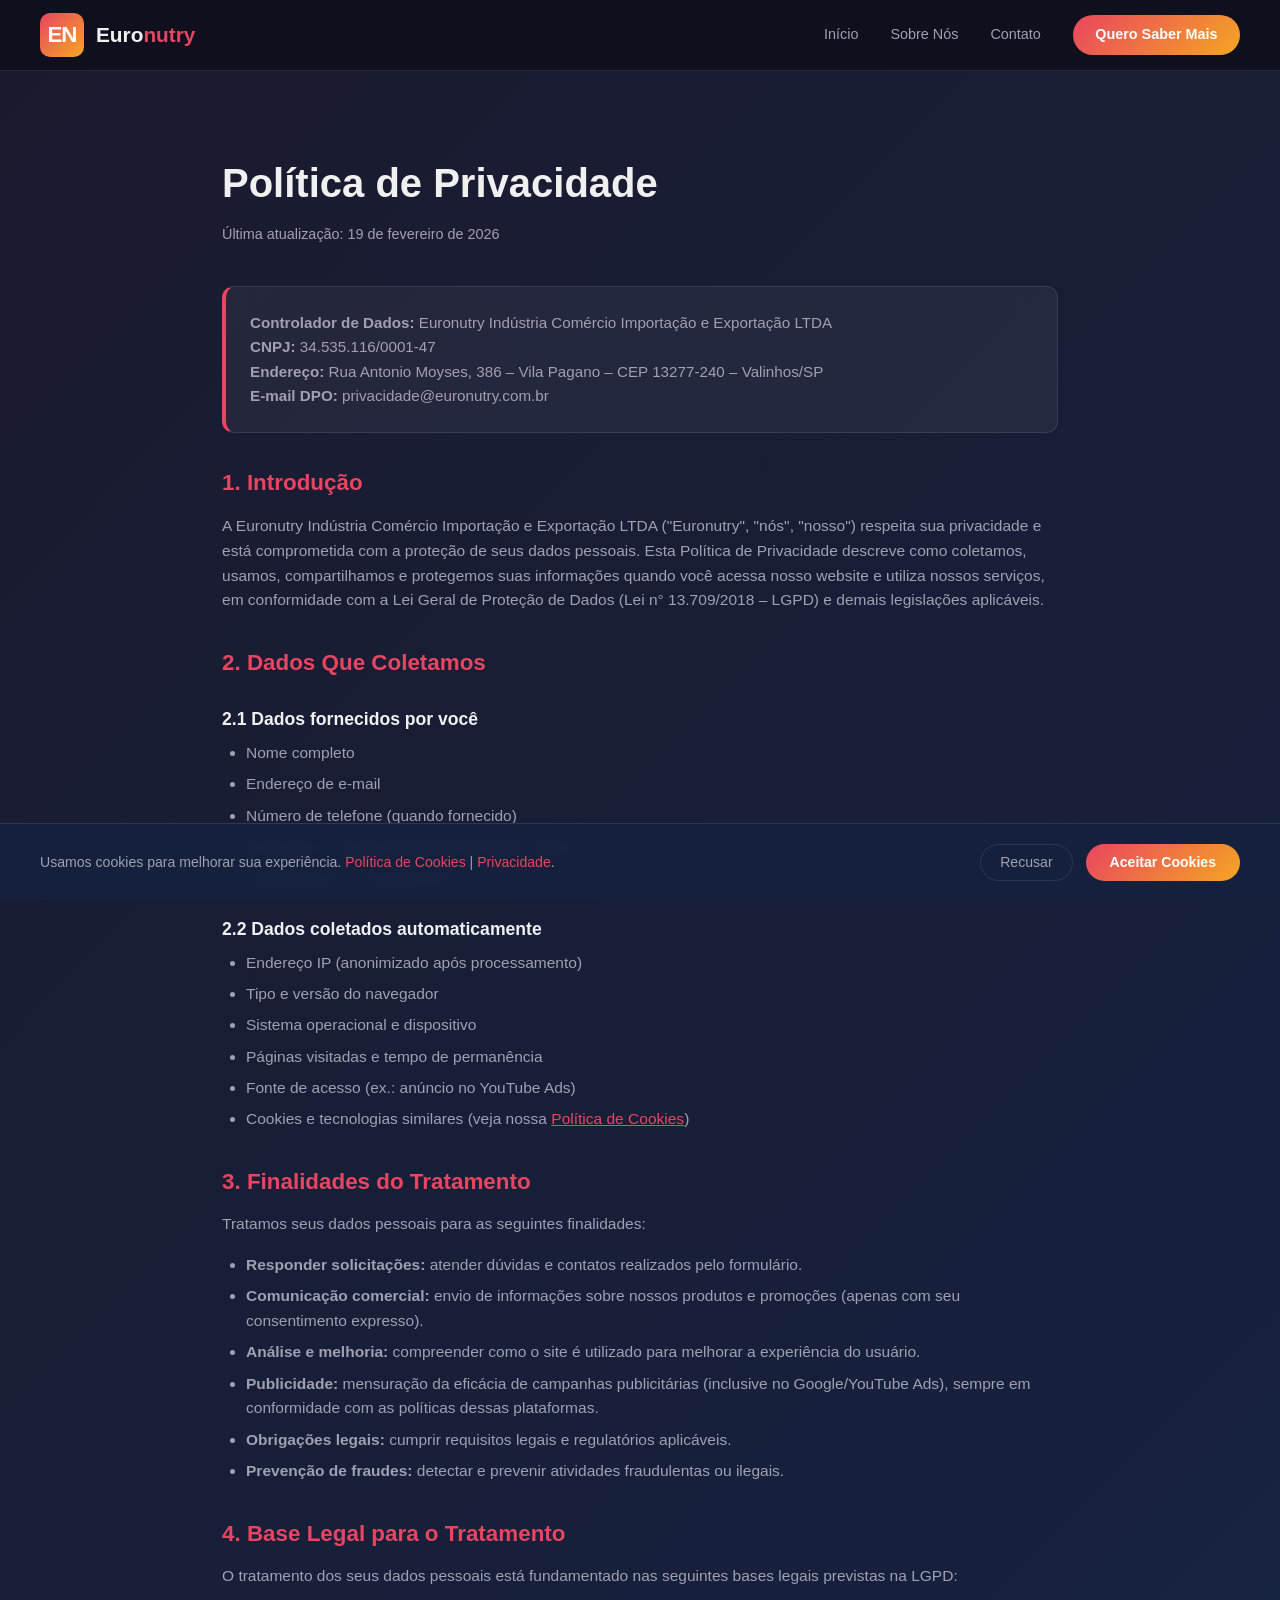
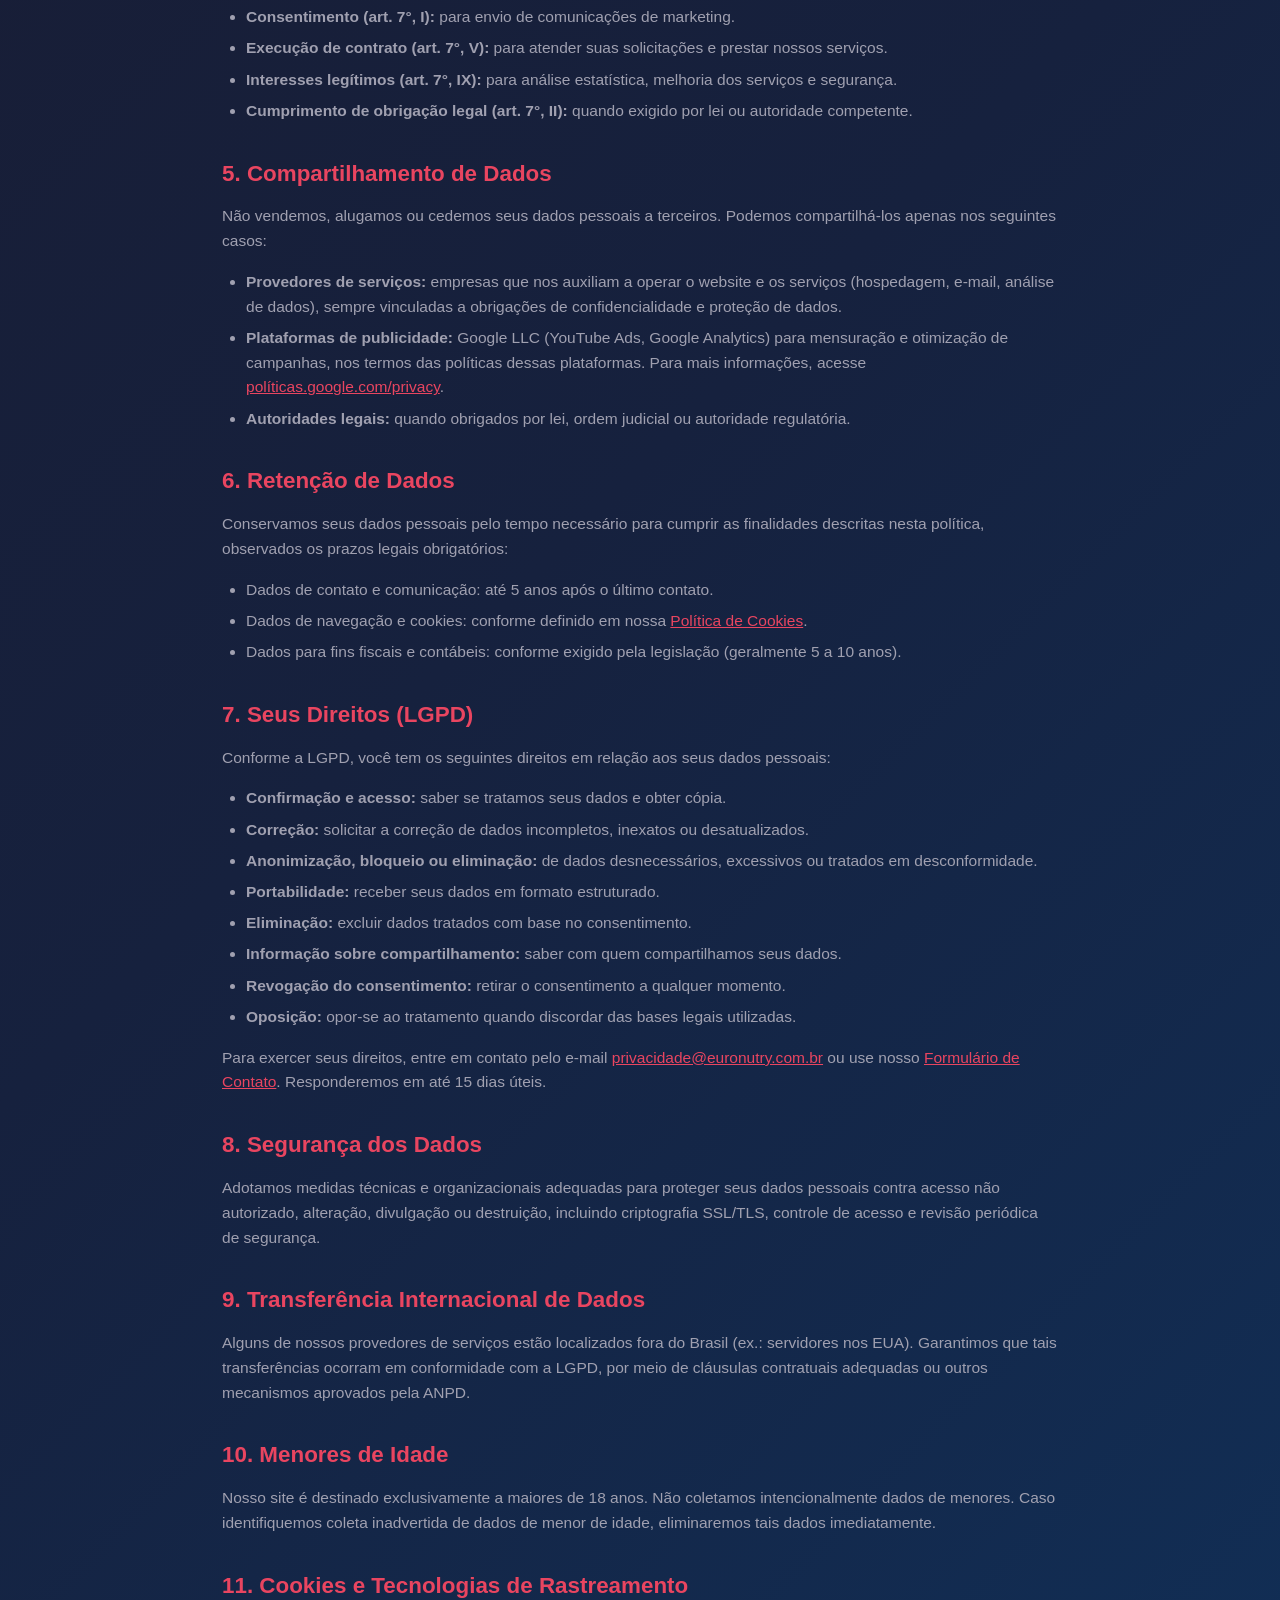
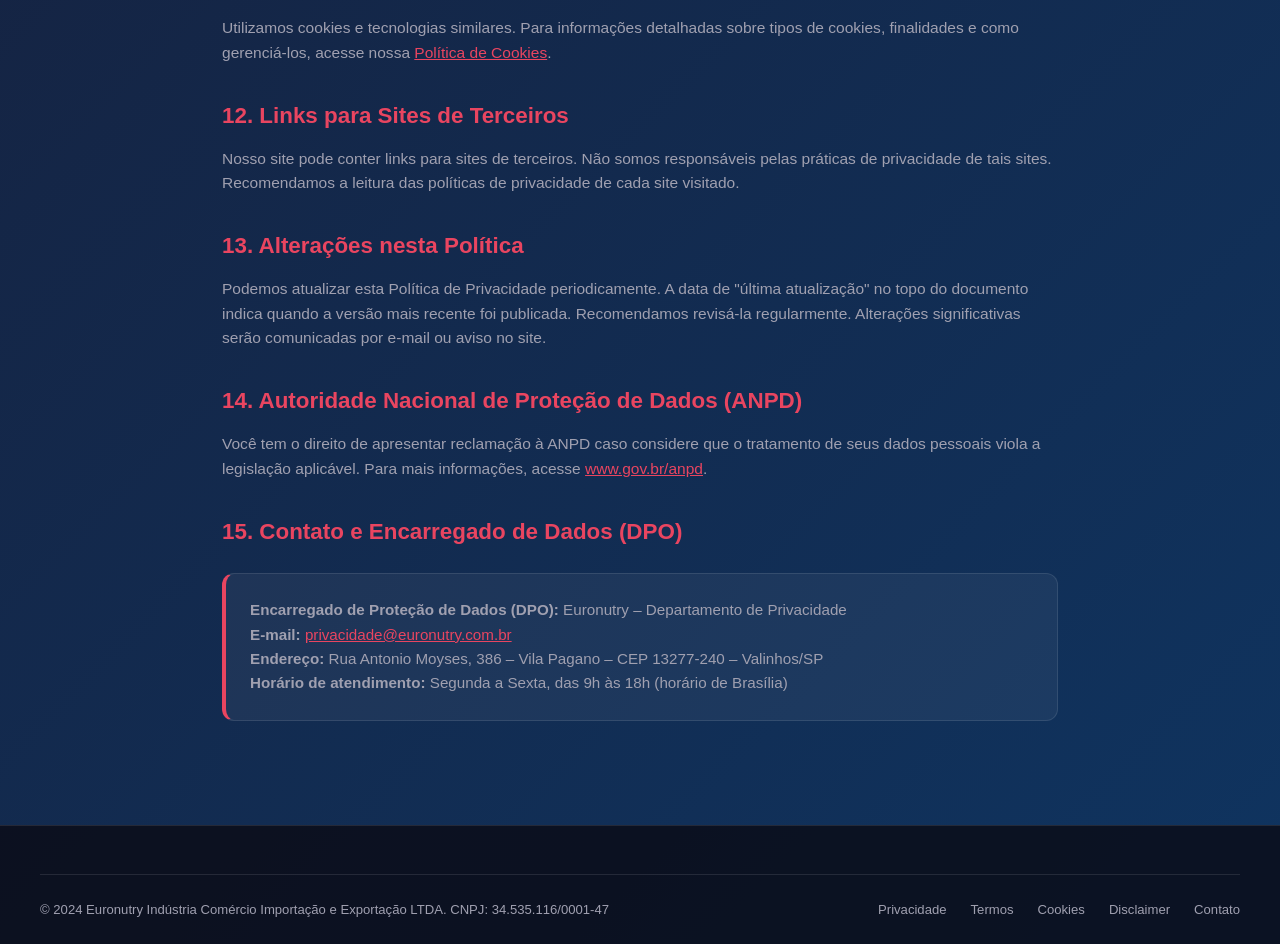
<file: safepage01-youtube/privacidade.html>
<!DOCTYPE html>
<html lang="pt-BR">
<head>
  <meta charset="UTF-8" />
  <meta name="viewport" content="width=device-width, initial-scale=1.0" />
  <meta name="robots" content="index, follow" />
  <meta name="description" content="Política de Privacidade da Euronutry. Saiba como coletamos, usamos e protegemos seus dados pessoais conforme a LGPD." />
  <title>Política de Privacidade | Euronutry</title>
  <link rel="stylesheet" href="css/style.css" />
  <link rel="canonical" href="privacidade.html" />
</head>
<body>

  <header>
    <div class="header-inner">
      <a href="index.html" class="logo">
        <div class="logo-icon">EN</div>
        <span class="logo-text">Euro<span>nutry</span></span>
      </a>
      <nav>
        <a href="index.html">Início</a>
        <a href="sobre.html">Sobre Nós</a>
        <a href="contato.html">Contato</a>
        <a href="index.html#cta" class="nav-cta">Quero Saber Mais</a>
      </nav>
    </div>
  </header>

  <div class="inner-page">
    <h1>Política de Privacidade</h1>
    <span class="last-updated">Última atualização: 19 de fevereiro de 2026</span>

    <div class="info-box">
      <p>
        <strong>Controlador de Dados:</strong> Euronutry Indústria Comércio Importação e Exportação LTDA<br />
        <strong>CNPJ:</strong> 34.535.116/0001-47<br />
        <strong>Endereço:</strong> Rua Antonio Moyses, 386 – Vila Pagano – CEP 13277-240 – Valinhos/SP<br />
        <strong>E-mail DPO:</strong> privacidade@euronutry.com.br
      </p>
    </div>

    <h2>1. Introdução</h2>
    <p>
      A Euronutry Indústria Comércio Importação e Exportação LTDA ("Euronutry", "nós", "nosso") respeita sua privacidade
      e está comprometida com a proteção de seus dados pessoais. Esta Política de Privacidade descreve como coletamos,
      usamos, compartilhamos e protegemos suas informações quando você acessa nosso website e utiliza nossos serviços,
      em conformidade com a Lei Geral de Proteção de Dados (Lei n° 13.709/2018 – LGPD) e demais legislações aplicáveis.
    </p>

    <h2>2. Dados Que Coletamos</h2>
    <h3>2.1 Dados fornecidos por você</h3>
    <ul>
      <li>Nome completo</li>
      <li>Endereço de e-mail</li>
      <li>Número de telefone (quando fornecido)</li>
      <li>Mensagens enviadas pelo formulário de contato</li>
      <li>Preferências de comunicação</li>
    </ul>

    <h3>2.2 Dados coletados automaticamente</h3>
    <ul>
      <li>Endereço IP (anonimizado após processamento)</li>
      <li>Tipo e versão do navegador</li>
      <li>Sistema operacional e dispositivo</li>
      <li>Páginas visitadas e tempo de permanência</li>
      <li>Fonte de acesso (ex.: anúncio no YouTube Ads)</li>
      <li>Cookies e tecnologias similares (veja nossa <a href="cookies.html">Política de Cookies</a>)</li>
    </ul>

    <h2>3. Finalidades do Tratamento</h2>
    <p>Tratamos seus dados pessoais para as seguintes finalidades:</p>
    <ul>
      <li><strong>Responder solicitações:</strong> atender dúvidas e contatos realizados pelo formulário.</li>
      <li><strong>Comunicação comercial:</strong> envio de informações sobre nossos produtos e promoções (apenas com seu consentimento expresso).</li>
      <li><strong>Análise e melhoria:</strong> compreender como o site é utilizado para melhorar a experiência do usuário.</li>
      <li><strong>Publicidade:</strong> mensuração da eficácia de campanhas publicitárias (inclusive no Google/YouTube Ads), sempre em conformidade com as políticas dessas plataformas.</li>
      <li><strong>Obrigações legais:</strong> cumprir requisitos legais e regulatórios aplicáveis.</li>
      <li><strong>Prevenção de fraudes:</strong> detectar e prevenir atividades fraudulentas ou ilegais.</li>
    </ul>

    <h2>4. Base Legal para o Tratamento</h2>
    <p>O tratamento dos seus dados pessoais está fundamentado nas seguintes bases legais previstas na LGPD:</p>
    <ul>
      <li><strong>Consentimento (art. 7°, I):</strong> para envio de comunicações de marketing.</li>
      <li><strong>Execução de contrato (art. 7°, V):</strong> para atender suas solicitações e prestar nossos serviços.</li>
      <li><strong>Interesses legítimos (art. 7°, IX):</strong> para análise estatística, melhoria dos serviços e segurança.</li>
      <li><strong>Cumprimento de obrigação legal (art. 7°, II):</strong> quando exigido por lei ou autoridade competente.</li>
    </ul>

    <h2>5. Compartilhamento de Dados</h2>
    <p>Não vendemos, alugamos ou cedemos seus dados pessoais a terceiros. Podemos compartilhá-los apenas nos seguintes casos:</p>
    <ul>
      <li><strong>Provedores de serviços:</strong> empresas que nos auxiliam a operar o website e os serviços (hospedagem, e-mail, análise de dados), sempre vinculadas a obrigações de confidencialidade e proteção de dados.</li>
      <li><strong>Plataformas de publicidade:</strong> Google LLC (YouTube Ads, Google Analytics) para mensuração e otimização de campanhas, nos termos das políticas dessas plataformas. Para mais informações, acesse <a href="https://policies.google.com/privacy" target="_blank" rel="noopener">políticas.google.com/privacy</a>.</li>
      <li><strong>Autoridades legais:</strong> quando obrigados por lei, ordem judicial ou autoridade regulatória.</li>
    </ul>

    <h2>6. Retenção de Dados</h2>
    <p>
      Conservamos seus dados pessoais pelo tempo necessário para cumprir as finalidades descritas nesta política,
      observados os prazos legais obrigatórios:
    </p>
    <ul>
      <li>Dados de contato e comunicação: até 5 anos após o último contato.</li>
      <li>Dados de navegação e cookies: conforme definido em nossa <a href="cookies.html">Política de Cookies</a>.</li>
      <li>Dados para fins fiscais e contábeis: conforme exigido pela legislação (geralmente 5 a 10 anos).</li>
    </ul>

    <h2 id="dsar">7. Seus Direitos (LGPD)</h2>
    <p>Conforme a LGPD, você tem os seguintes direitos em relação aos seus dados pessoais:</p>
    <ul>
      <li><strong>Confirmação e acesso:</strong> saber se tratamos seus dados e obter cópia.</li>
      <li><strong>Correção:</strong> solicitar a correção de dados incompletos, inexatos ou desatualizados.</li>
      <li><strong>Anonimização, bloqueio ou eliminação:</strong> de dados desnecessários, excessivos ou tratados em desconformidade.</li>
      <li><strong>Portabilidade:</strong> receber seus dados em formato estruturado.</li>
      <li><strong>Eliminação:</strong> excluir dados tratados com base no consentimento.</li>
      <li><strong>Informação sobre compartilhamento:</strong> saber com quem compartilhamos seus dados.</li>
      <li><strong>Revogação do consentimento:</strong> retirar o consentimento a qualquer momento.</li>
      <li><strong>Oposição:</strong> opor-se ao tratamento quando discordar das bases legais utilizadas.</li>
    </ul>
    <p>
      Para exercer seus direitos, entre em contato pelo e-mail <a href="mailto:privacidade@euronutry.com.br">privacidade@euronutry.com.br</a>
      ou use nosso <a href="contato.html">Formulário de Contato</a>. Responderemos em até 15 dias úteis.
    </p>

    <h2>8. Segurança dos Dados</h2>
    <p>
      Adotamos medidas técnicas e organizacionais adequadas para proteger seus dados pessoais contra acesso não autorizado,
      alteração, divulgação ou destruição, incluindo criptografia SSL/TLS, controle de acesso e revisão periódica de segurança.
    </p>

    <h2>9. Transferência Internacional de Dados</h2>
    <p>
      Alguns de nossos provedores de serviços estão localizados fora do Brasil (ex.: servidores nos EUA).
      Garantimos que tais transferências ocorram em conformidade com a LGPD, por meio de cláusulas contratuais
      adequadas ou outros mecanismos aprovados pela ANPD.
    </p>

    <h2>10. Menores de Idade</h2>
    <p>
      Nosso site é destinado exclusivamente a maiores de 18 anos. Não coletamos intencionalmente dados de menores.
      Caso identifiquemos coleta inadvertida de dados de menor de idade, eliminaremos tais dados imediatamente.
    </p>

    <h2>11. Cookies e Tecnologias de Rastreamento</h2>
    <p>
      Utilizamos cookies e tecnologias similares. Para informações detalhadas sobre tipos de cookies, finalidades
      e como gerenciá-los, acesse nossa <a href="cookies.html">Política de Cookies</a>.
    </p>

    <h2>12. Links para Sites de Terceiros</h2>
    <p>
      Nosso site pode conter links para sites de terceiros. Não somos responsáveis pelas práticas de privacidade
      de tais sites. Recomendamos a leitura das políticas de privacidade de cada site visitado.
    </p>

    <h2>13. Alterações nesta Política</h2>
    <p>
      Podemos atualizar esta Política de Privacidade periodicamente. A data de "última atualização" no topo do
      documento indica quando a versão mais recente foi publicada. Recomendamos revisá-la regularmente.
      Alterações significativas serão comunicadas por e-mail ou aviso no site.
    </p>

    <h2>14. Autoridade Nacional de Proteção de Dados (ANPD)</h2>
    <p>
      Você tem o direito de apresentar reclamação à ANPD caso considere que o tratamento de seus dados pessoais
      viola a legislação aplicável. Para mais informações, acesse <a href="https://www.gov.br/anpd" target="_blank" rel="noopener">www.gov.br/anpd</a>.
    </p>

    <h2>15. Contato e Encarregado de Dados (DPO)</h2>
    <div class="info-box">
      <p>
        <strong>Encarregado de Proteção de Dados (DPO):</strong> Euronutry – Departamento de Privacidade<br />
        <strong>E-mail:</strong> <a href="mailto:privacidade@euronutry.com.br">privacidade@euronutry.com.br</a><br />
        <strong>Endereço:</strong> Rua Antonio Moyses, 386 – Vila Pagano – CEP 13277-240 – Valinhos/SP<br />
        <strong>Horário de atendimento:</strong> Segunda a Sexta, das 9h às 18h (horário de Brasília)
      </p>
    </div>
  </div>

  <footer>
    <div class="footer-inner">
      <div class="footer-bottom">
        <p>&copy; 2024 Euronutry Indústria Comércio Importação e Exportação LTDA. CNPJ: 34.535.116/0001-47</p>
        <div class="footer-legal-links">
          <a href="privacidade.html">Privacidade</a>
          <a href="termos.html">Termos</a>
          <a href="cookies.html">Cookies</a>
          <a href="disclaimer.html">Disclaimer</a>
          <a href="contato.html">Contato</a>
        </div>
      </div>
    </div>
  </footer>

  <div id="cookie-banner" class="cookie-banner">
    <div class="cookie-inner">
      <p class="cookie-text">
        Usamos cookies para melhorar sua experiência.
        <a href="cookies.html">Política de Cookies</a> |
        <a href="privacidade.html">Privacidade</a>.
      </p>
      <div class="cookie-buttons">
        <button id="cookie-decline" class="btn-cookie-decline">Recusar</button>
        <button id="cookie-accept" class="btn-cookie-accept">Aceitar Cookies</button>
      </div>
    </div>
  </div>

  <script src="js/main.js"></script>
</body>
</html>
</file>
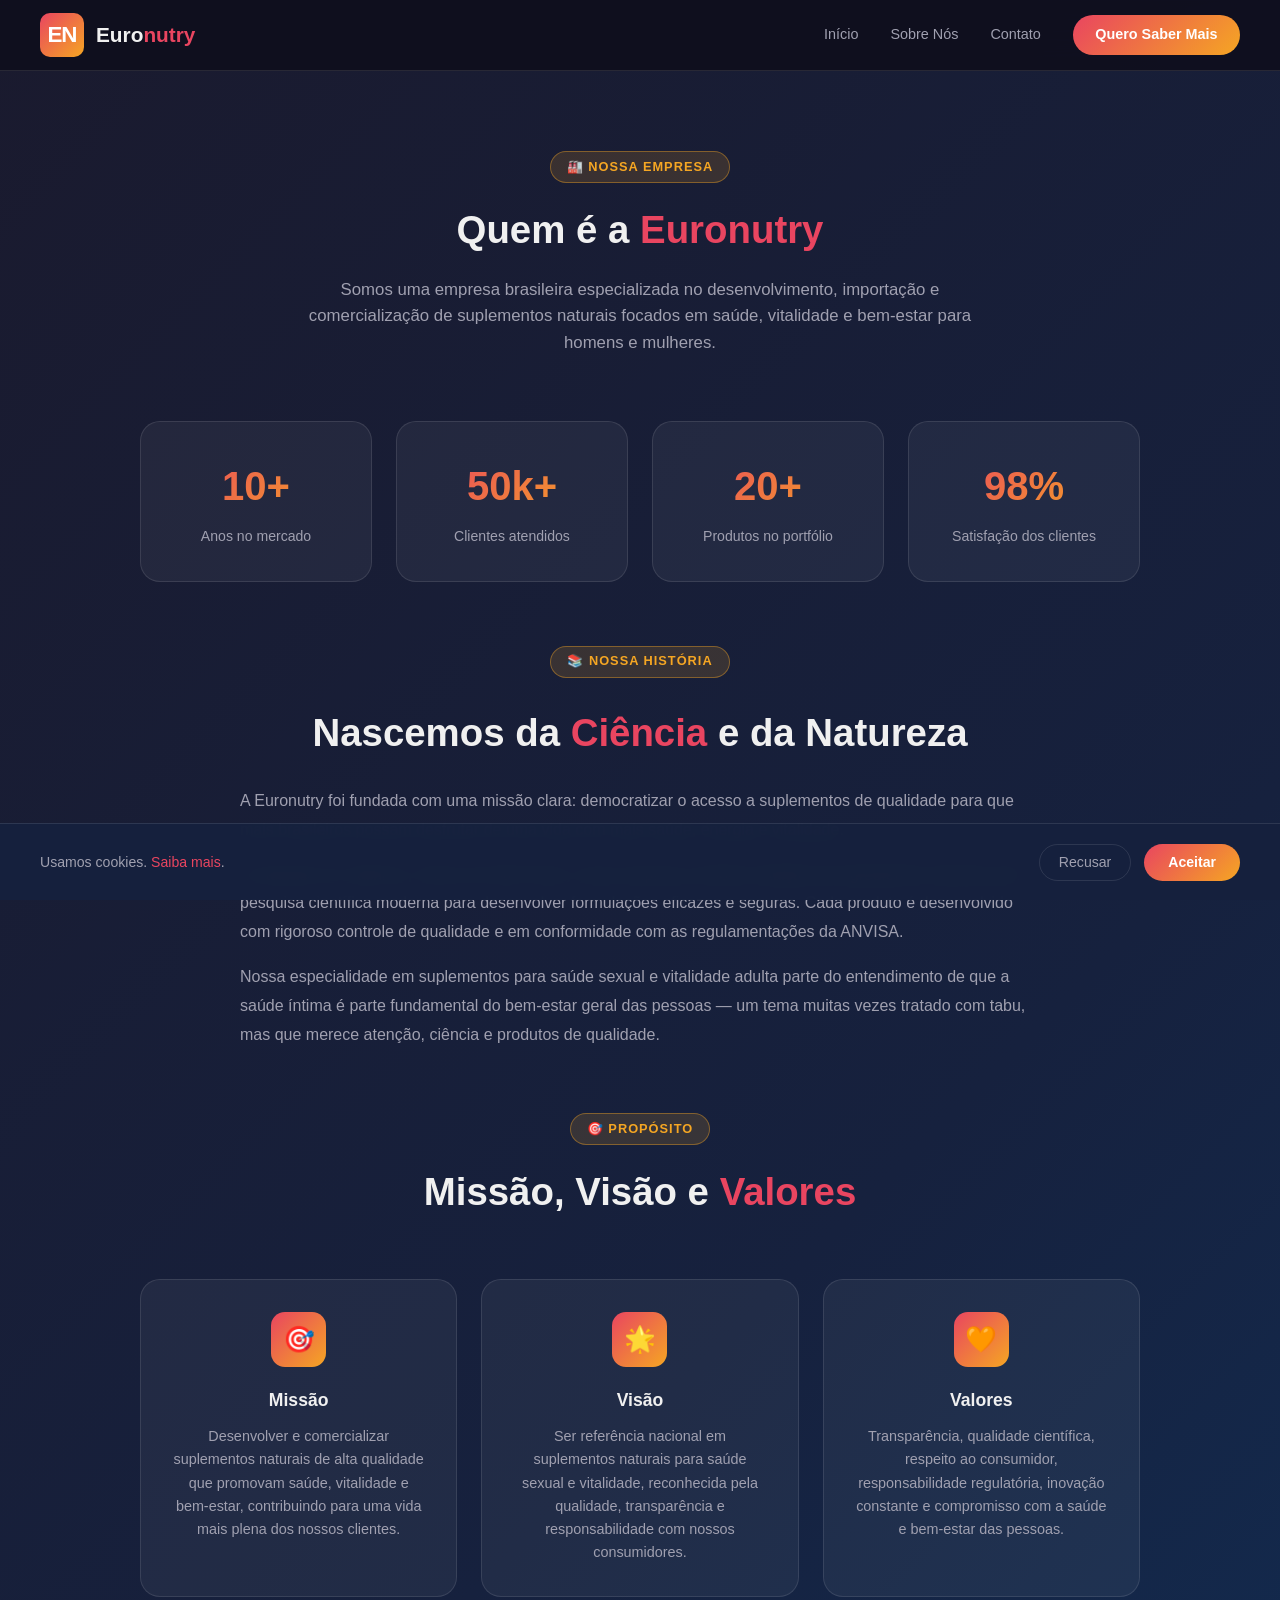
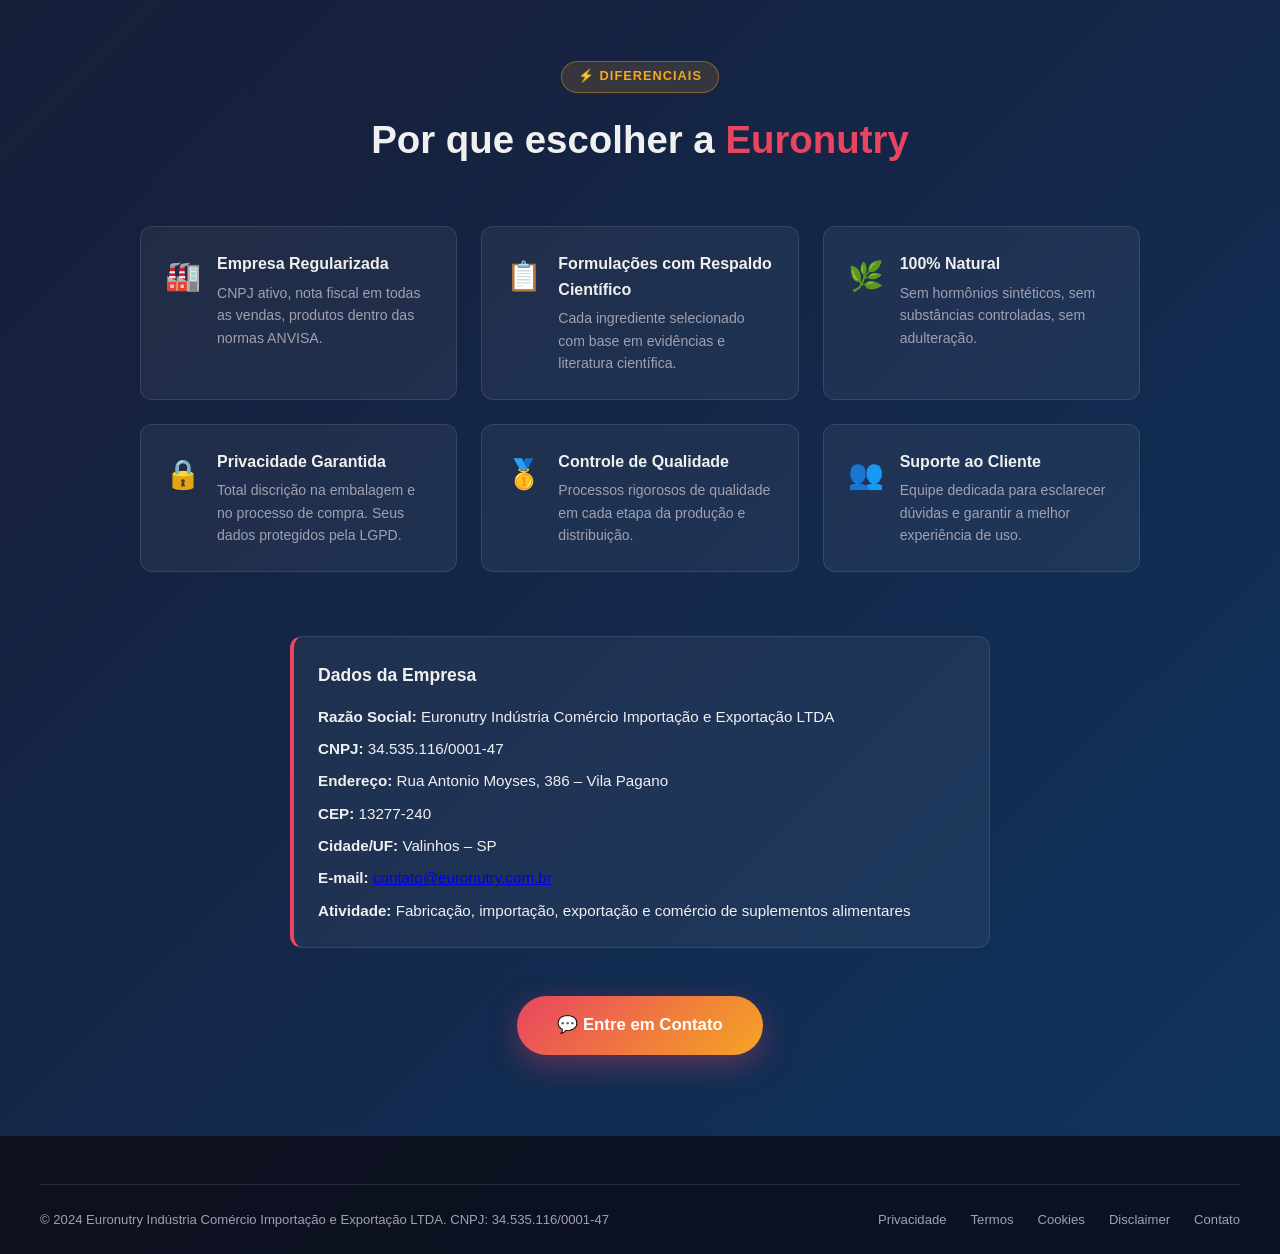
<file: safepage01-youtube/sobre.html>
<!DOCTYPE html>
<html lang="pt-BR">
<head>
  <meta charset="UTF-8" />
  <meta name="viewport" content="width=device-width, initial-scale=1.0" />
  <meta name="robots" content="index, follow" />
  <meta name="description" content="Conheça a Euronutry - empresa brasileira dedicada ao desenvolvimento de suplementos naturais para saúde, vitalidade e bem-estar." />
  <title>Sobre Nós | Euronutry</title>
  <link rel="stylesheet" href="css/style.css" />
  <link rel="canonical" href="sobre.html" />
</head>
<body>

  <header>
    <div class="header-inner">
      <a href="index.html" class="logo">
        <div class="logo-icon">EN</div>
        <span class="logo-text">Euro<span>nutry</span></span>
      </a>
      <nav>
        <a href="index.html">Início</a>
        <a href="sobre.html">Sobre Nós</a>
        <a href="contato.html">Contato</a>
        <a href="index.html#cta" class="nav-cta">Quero Saber Mais</a>
      </nav>
    </div>
  </header>

  <section style="padding: 5rem 2rem;">

    <!-- Hero da Página -->
    <div class="about-hero">
      <span class="section-badge">&#127981; Nossa Empresa</span>
      <h2 class="section-title" style="text-align:center;">Quem é a <span>Euronutry</span></h2>
      <p class="section-sub" style="max-width:680px; margin:0 auto;">
        Somos uma empresa brasileira especializada no desenvolvimento, importação e comercialização de
        suplementos naturais focados em saúde, vitalidade e bem-estar para homens e mulheres.
      </p>
    </div>

    <!-- Stats -->
    <div class="about-stats">
      <div class="about-stat">
        <span class="about-stat-number">10+</span>
        <span class="about-stat-label">Anos no mercado</span>
      </div>
      <div class="about-stat">
        <span class="about-stat-number">50k+</span>
        <span class="about-stat-label">Clientes atendidos</span>
      </div>
      <div class="about-stat">
        <span class="about-stat-number">20+</span>
        <span class="about-stat-label">Produtos no portfólio</span>
      </div>
      <div class="about-stat">
        <span class="about-stat-number">98%</span>
        <span class="about-stat-label">Satisfação dos clientes</span>
      </div>
    </div>

    <!-- Nossa História -->
    <div style="max-width: 800px; margin: 0 auto 4rem; text-align:center;">
      <span class="section-badge">&#128218; Nossa História</span>
      <h2 class="section-title" style="margin-top:0.5rem;">Nascemos da <span>Ciência</span> e da Natureza</h2>
      <p style="color:var(--text-muted); font-size:1rem; line-height:1.8; text-align:left; margin-top:1.5rem;">
        A Euronutry foi fundada com uma missão clara: democratizar o acesso a suplementos de qualidade para
        que mais brasileiros possam desfrutar de uma vida com mais saúde, energia e vitalidade.
      </p>
      <p style="color:var(--text-muted); font-size:1rem; line-height:1.8; text-align:left; margin-top:1rem;">
        Localizada em Valinhos, interior de São Paulo, nossa empresa combina tradição de ingredientes naturais
        com pesquisa científica moderna para desenvolver formulações eficazes e seguras. Cada produto é
        desenvolvido com rigoroso controle de qualidade e em conformidade com as regulamentações da ANVISA.
      </p>
      <p style="color:var(--text-muted); font-size:1rem; line-height:1.8; text-align:left; margin-top:1rem;">
        Nossa especialidade em suplementos para saúde sexual e vitalidade adulta parte do entendimento de que
        a saúde íntima é parte fundamental do bem-estar geral das pessoas — um tema muitas vezes tratado com
        tabu, mas que merece atenção, ciência e produtos de qualidade.
      </p>
    </div>

    <!-- Missão, Visão e Valores -->
    <div class="section-header">
      <span class="section-badge">&#127919; Propósito</span>
      <h2 class="section-title">Missão, Visão e <span>Valores</span></h2>
    </div>

    <div class="mission-grid">
      <div class="mission-card">
        <div class="card-icon">&#127919;</div>
        <h3>Missão</h3>
        <p>
          Desenvolver e comercializar suplementos naturais de alta qualidade que promovam saúde,
          vitalidade e bem-estar, contribuindo para uma vida mais plena dos nossos clientes.
        </p>
      </div>
      <div class="mission-card">
        <div class="card-icon">&#127775;</div>
        <h3>Visão</h3>
        <p>
          Ser referência nacional em suplementos naturais para saúde sexual e vitalidade,
          reconhecida pela qualidade, transparência e responsabilidade com nossos consumidores.
        </p>
      </div>
      <div class="mission-card">
        <div class="card-icon">&#129505;</div>
        <h3>Valores</h3>
        <p>
          Transparência, qualidade científica, respeito ao consumidor, responsabilidade regulatória,
          inovação constante e compromisso com a saúde e bem-estar das pessoas.
        </p>
      </div>
    </div>

    <!-- Diferenciais -->
    <div class="section-header" style="margin-top: 4rem;">
      <span class="section-badge">&#9889; Diferenciais</span>
      <h2 class="section-title">Por que escolher a <span>Euronutry</span></h2>
    </div>

    <div class="benefits-grid" style="max-width:1000px; margin:0 auto;">
      <div class="benefit-item">
        <span class="benefit-icon">&#127981;</span>
        <div>
          <h4>Empresa Regularizada</h4>
          <p>CNPJ ativo, nota fiscal em todas as vendas, produtos dentro das normas ANVISA.</p>
        </div>
      </div>
      <div class="benefit-item">
        <span class="benefit-icon">&#128203;</span>
        <div>
          <h4>Formulações com Respaldo Científico</h4>
          <p>Cada ingrediente selecionado com base em evidências e literatura científica.</p>
        </div>
      </div>
      <div class="benefit-item">
        <span class="benefit-icon">&#127807;</span>
        <div>
          <h4>100% Natural</h4>
          <p>Sem hormônios sintéticos, sem substâncias controladas, sem adulteração.</p>
        </div>
      </div>
      <div class="benefit-item">
        <span class="benefit-icon">&#128274;</span>
        <div>
          <h4>Privacidade Garantida</h4>
          <p>Total discrição na embalagem e no processo de compra. Seus dados protegidos pela LGPD.</p>
        </div>
      </div>
      <div class="benefit-item">
        <span class="benefit-icon">&#129351;</span>
        <div>
          <h4>Controle de Qualidade</h4>
          <p>Processos rigorosos de qualidade em cada etapa da produção e distribuição.</p>
        </div>
      </div>
      <div class="benefit-item">
        <span class="benefit-icon">&#128101;</span>
        <div>
          <h4>Suporte ao Cliente</h4>
          <p>Equipe dedicada para esclarecer dúvidas e garantir a melhor experiência de uso.</p>
        </div>
      </div>
    </div>

    <!-- Dados da Empresa -->
    <div style="max-width: 700px; margin: 4rem auto 0;">
      <div class="info-box">
        <h3 style="margin-bottom:1rem; font-size:1.1rem;">Dados da Empresa</h3>
        <p style="margin-bottom:0.5rem;"><strong>Razão Social:</strong> Euronutry Indústria Comércio Importação e Exportação LTDA</p>
        <p style="margin-bottom:0.5rem;"><strong>CNPJ:</strong> 34.535.116/0001-47</p>
        <p style="margin-bottom:0.5rem;"><strong>Endereço:</strong> Rua Antonio Moyses, 386 – Vila Pagano</p>
        <p style="margin-bottom:0.5rem;"><strong>CEP:</strong> 13277-240</p>
        <p style="margin-bottom:0.5rem;"><strong>Cidade/UF:</strong> Valinhos – SP</p>
        <p style="margin-bottom:0.5rem;"><strong>E-mail:</strong> <a href="mailto:contato@euronutry.com.br">contato@euronutry.com.br</a></p>
        <p style="margin:0;"><strong>Atividade:</strong> Fabricação, importação, exportação e comércio de suplementos alimentares</p>
      </div>
    </div>

    <!-- CTA -->
    <div style="text-align:center; margin-top: 3rem;">
      <a href="contato.html" class="btn-primary">&#128172; Entre em Contato</a>
    </div>

  </section>

  <footer>
    <div class="footer-inner">
      <div class="footer-bottom">
        <p>&copy; 2024 Euronutry Indústria Comércio Importação e Exportação LTDA. CNPJ: 34.535.116/0001-47</p>
        <div class="footer-legal-links">
          <a href="privacidade.html">Privacidade</a>
          <a href="termos.html">Termos</a>
          <a href="cookies.html">Cookies</a>
          <a href="disclaimer.html">Disclaimer</a>
          <a href="contato.html">Contato</a>
        </div>
      </div>
    </div>
  </footer>

  <div id="cookie-banner" class="cookie-banner">
    <div class="cookie-inner">
      <p class="cookie-text">
        Usamos cookies. <a href="cookies.html">Saiba mais</a>.
      </p>
      <div class="cookie-buttons">
        <button id="cookie-decline" class="btn-cookie-decline">Recusar</button>
        <button id="cookie-accept" class="btn-cookie-accept">Aceitar</button>
      </div>
    </div>
  </div>

  <script src="js/main.js"></script>
</body>
</html>
</file>
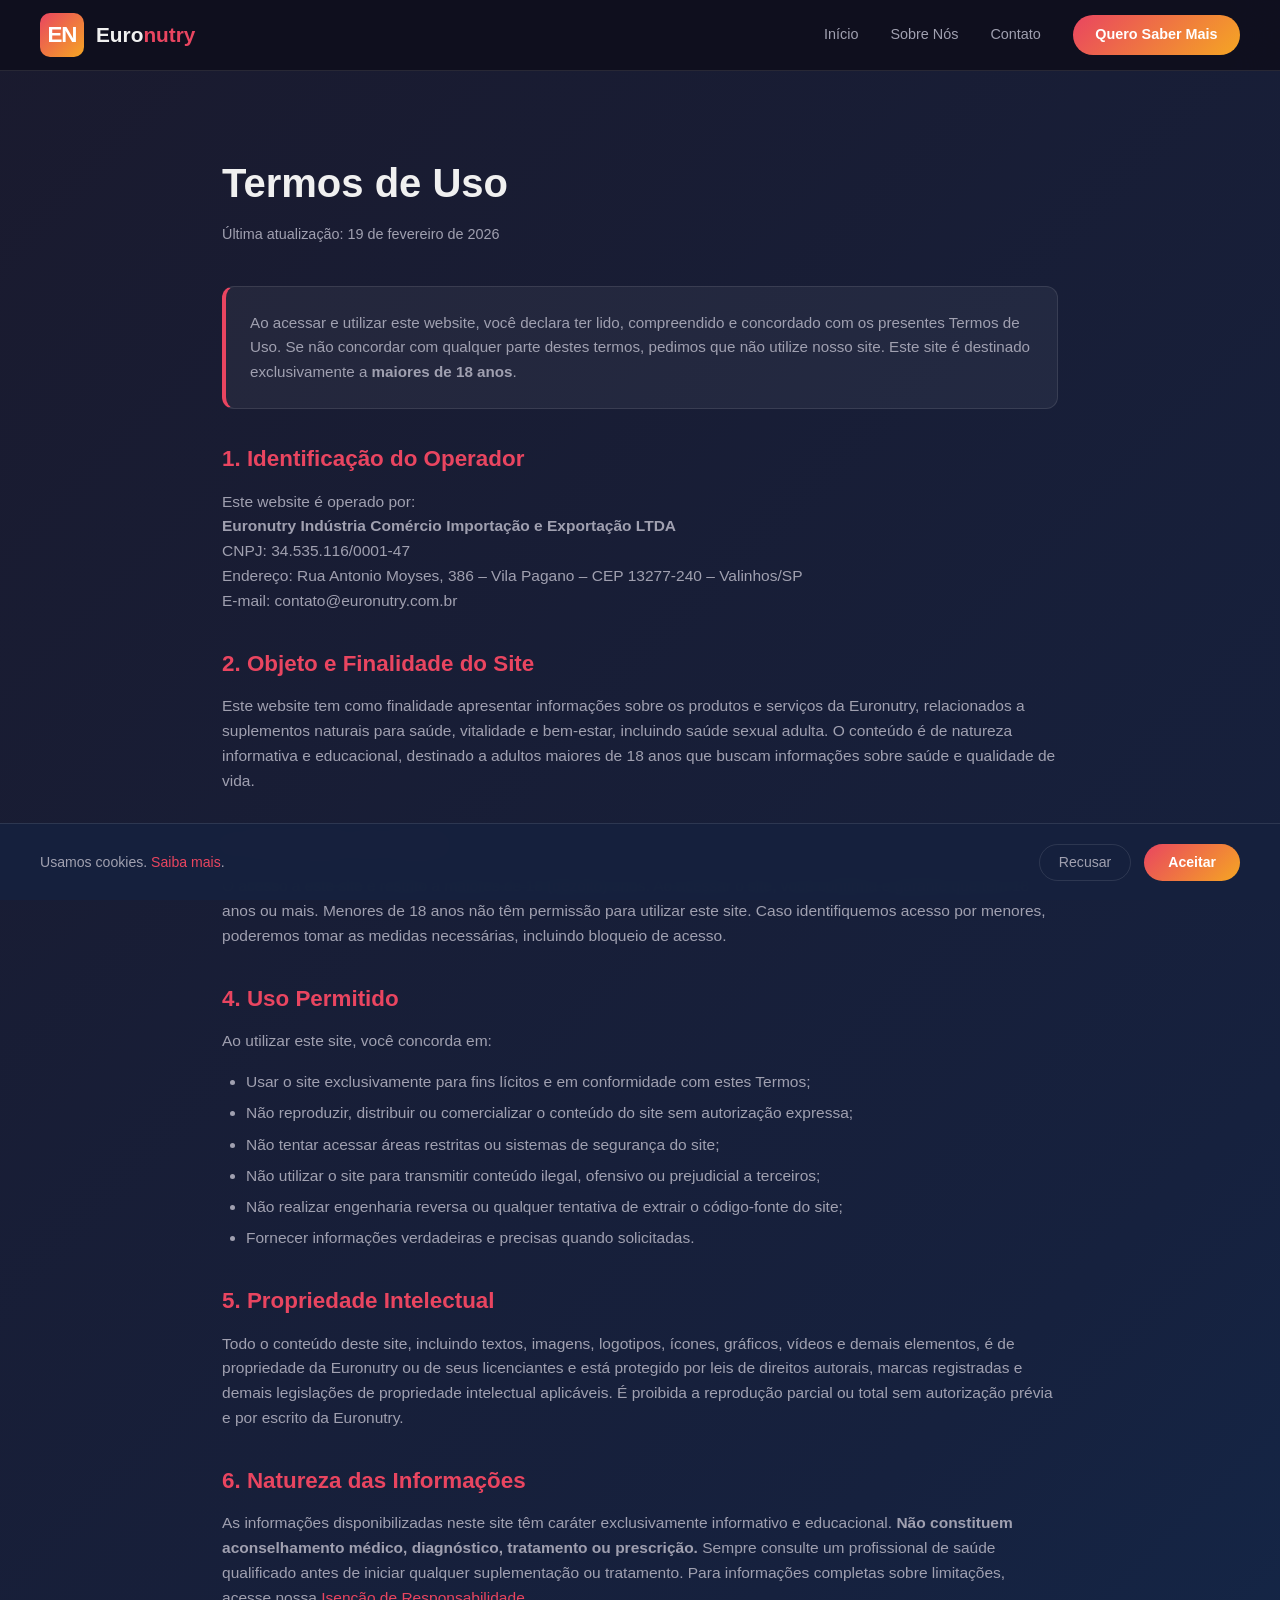
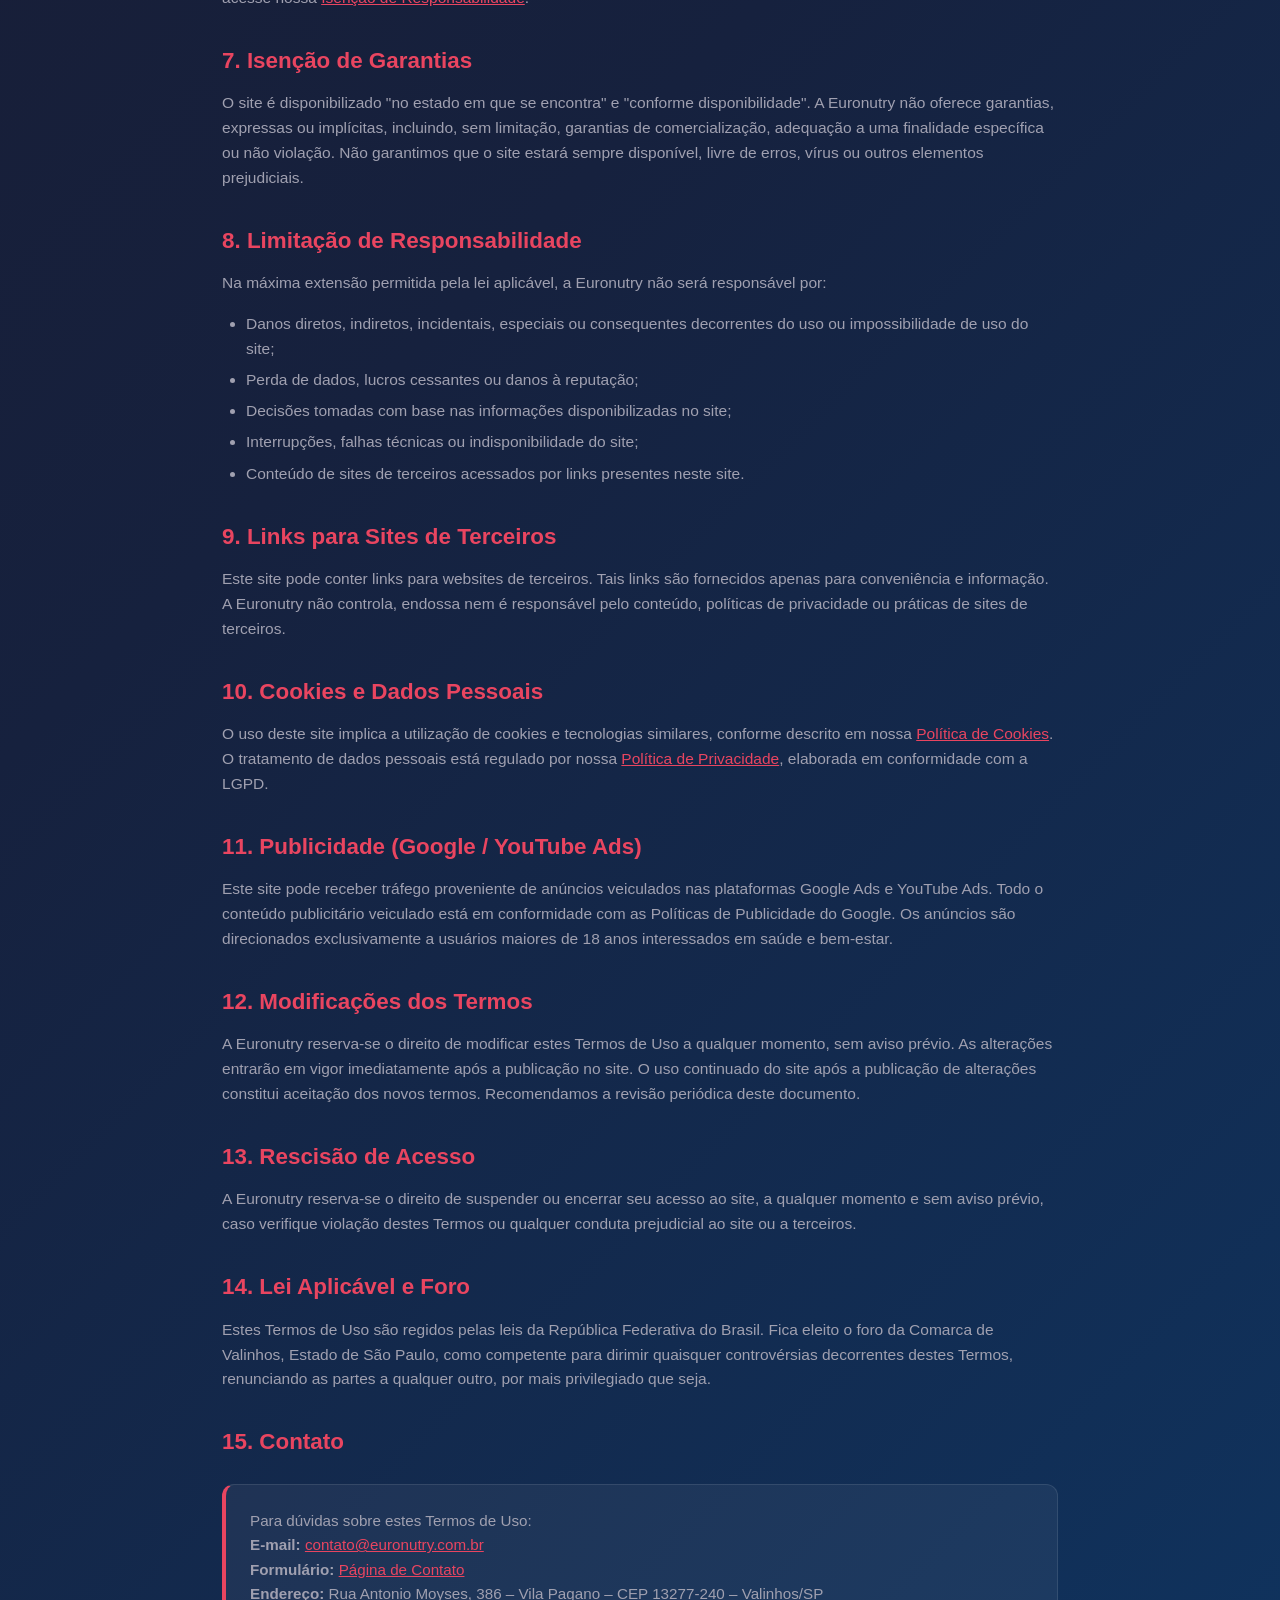
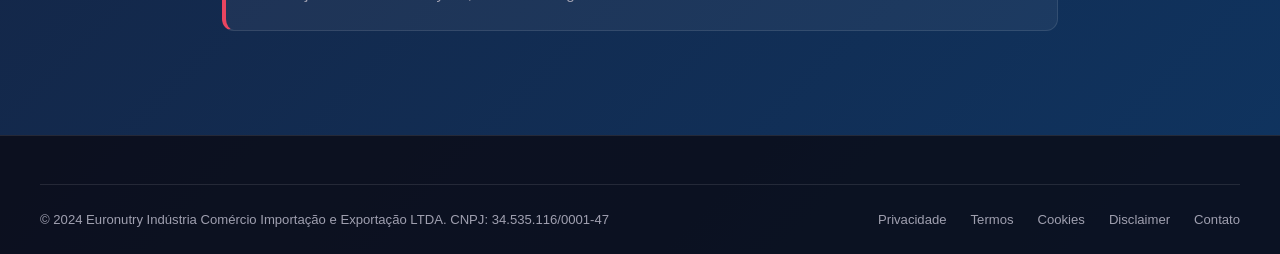
<file: safepage01-youtube/termos.html>
<!DOCTYPE html>
<html lang="pt-BR">
<head>
  <meta charset="UTF-8" />
  <meta name="viewport" content="width=device-width, initial-scale=1.0" />
  <meta name="robots" content="index, follow" />
  <meta name="description" content="Termos de Uso do website Euronutry. Leia os termos e condições que regem o uso deste site." />
  <title>Termos de Uso | Euronutry</title>
  <link rel="stylesheet" href="css/style.css" />
  <link rel="canonical" href="termos.html" />
</head>
<body>

  <header>
    <div class="header-inner">
      <a href="index.html" class="logo">
        <div class="logo-icon">EN</div>
        <span class="logo-text">Euro<span>nutry</span></span>
      </a>
      <nav>
        <a href="index.html">Início</a>
        <a href="sobre.html">Sobre Nós</a>
        <a href="contato.html">Contato</a>
        <a href="index.html#cta" class="nav-cta">Quero Saber Mais</a>
      </nav>
    </div>
  </header>

  <div class="inner-page">
    <h1>Termos de Uso</h1>
    <span class="last-updated">Última atualização: 19 de fevereiro de 2026</span>

    <div class="info-box">
      <p>
        Ao acessar e utilizar este website, você declara ter lido, compreendido e concordado com os presentes
        Termos de Uso. Se não concordar com qualquer parte destes termos, pedimos que não utilize nosso site.
        Este site é destinado exclusivamente a <strong>maiores de 18 anos</strong>.
      </p>
    </div>

    <h2>1. Identificação do Operador</h2>
    <p>
      Este website é operado por:<br />
      <strong>Euronutry Indústria Comércio Importação e Exportação LTDA</strong><br />
      CNPJ: 34.535.116/0001-47<br />
      Endereço: Rua Antonio Moyses, 386 – Vila Pagano – CEP 13277-240 – Valinhos/SP<br />
      E-mail: contato@euronutry.com.br
    </p>

    <h2>2. Objeto e Finalidade do Site</h2>
    <p>
      Este website tem como finalidade apresentar informações sobre os produtos e serviços da Euronutry,
      relacionados a suplementos naturais para saúde, vitalidade e bem-estar, incluindo saúde sexual adulta.
      O conteúdo é de natureza informativa e educacional, destinado a adultos maiores de 18 anos que buscam
      informações sobre saúde e qualidade de vida.
    </p>

    <h2>3. Restrição de Idade</h2>
    <p>
      O acesso a este site é restrito a maiores de 18 (dezoito) anos. Ao acessar o site, você confirma e garante
      que tem 18 anos ou mais. Menores de 18 anos não têm permissão para utilizar este site. Caso identifiquemos
      acesso por menores, poderemos tomar as medidas necessárias, incluindo bloqueio de acesso.
    </p>

    <h2>4. Uso Permitido</h2>
    <p>Ao utilizar este site, você concorda em:</p>
    <ul>
      <li>Usar o site exclusivamente para fins lícitos e em conformidade com estes Termos;</li>
      <li>Não reproduzir, distribuir ou comercializar o conteúdo do site sem autorização expressa;</li>
      <li>Não tentar acessar áreas restritas ou sistemas de segurança do site;</li>
      <li>Não utilizar o site para transmitir conteúdo ilegal, ofensivo ou prejudicial a terceiros;</li>
      <li>Não realizar engenharia reversa ou qualquer tentativa de extrair o código-fonte do site;</li>
      <li>Fornecer informações verdadeiras e precisas quando solicitadas.</li>
    </ul>

    <h2>5. Propriedade Intelectual</h2>
    <p>
      Todo o conteúdo deste site, incluindo textos, imagens, logotipos, ícones, gráficos, vídeos e demais elementos,
      é de propriedade da Euronutry ou de seus licenciantes e está protegido por leis de direitos autorais, marcas
      registradas e demais legislações de propriedade intelectual aplicáveis. É proibida a reprodução parcial ou
      total sem autorização prévia e por escrito da Euronutry.
    </p>

    <h2>6. Natureza das Informações</h2>
    <p>
      As informações disponibilizadas neste site têm caráter exclusivamente informativo e educacional.
      <strong>Não constituem aconselhamento médico, diagnóstico, tratamento ou prescrição.</strong>
      Sempre consulte um profissional de saúde qualificado antes de iniciar qualquer suplementação ou
      tratamento. Para informações completas sobre limitações, acesse nossa <a href="disclaimer.html">Isenção de Responsabilidade</a>.
    </p>

    <h2>7. Isenção de Garantias</h2>
    <p>
      O site é disponibilizado "no estado em que se encontra" e "conforme disponibilidade". A Euronutry não
      oferece garantias, expressas ou implícitas, incluindo, sem limitação, garantias de comercialização,
      adequação a uma finalidade específica ou não violação. Não garantimos que o site estará sempre disponível,
      livre de erros, vírus ou outros elementos prejudiciais.
    </p>

    <h2>8. Limitação de Responsabilidade</h2>
    <p>
      Na máxima extensão permitida pela lei aplicável, a Euronutry não será responsável por:
    </p>
    <ul>
      <li>Danos diretos, indiretos, incidentais, especiais ou consequentes decorrentes do uso ou impossibilidade de uso do site;</li>
      <li>Perda de dados, lucros cessantes ou danos à reputação;</li>
      <li>Decisões tomadas com base nas informações disponibilizadas no site;</li>
      <li>Interrupções, falhas técnicas ou indisponibilidade do site;</li>
      <li>Conteúdo de sites de terceiros acessados por links presentes neste site.</li>
    </ul>

    <h2>9. Links para Sites de Terceiros</h2>
    <p>
      Este site pode conter links para websites de terceiros. Tais links são fornecidos apenas para conveniência
      e informação. A Euronutry não controla, endossa nem é responsável pelo conteúdo, políticas de privacidade
      ou práticas de sites de terceiros.
    </p>

    <h2>10. Cookies e Dados Pessoais</h2>
    <p>
      O uso deste site implica a utilização de cookies e tecnologias similares, conforme descrito em nossa
      <a href="cookies.html">Política de Cookies</a>. O tratamento de dados pessoais está regulado por nossa
      <a href="privacidade.html">Política de Privacidade</a>, elaborada em conformidade com a LGPD.
    </p>

    <h2>11. Publicidade (Google / YouTube Ads)</h2>
    <p>
      Este site pode receber tráfego proveniente de anúncios veiculados nas plataformas Google Ads e YouTube Ads.
      Todo o conteúdo publicitário veiculado está em conformidade com as Políticas de Publicidade do Google.
      Os anúncios são direcionados exclusivamente a usuários maiores de 18 anos interessados em saúde e bem-estar.
    </p>

    <h2>12. Modificações dos Termos</h2>
    <p>
      A Euronutry reserva-se o direito de modificar estes Termos de Uso a qualquer momento, sem aviso prévio.
      As alterações entrarão em vigor imediatamente após a publicação no site. O uso continuado do site após
      a publicação de alterações constitui aceitação dos novos termos. Recomendamos a revisão periódica deste documento.
    </p>

    <h2>13. Rescisão de Acesso</h2>
    <p>
      A Euronutry reserva-se o direito de suspender ou encerrar seu acesso ao site, a qualquer momento e sem aviso
      prévio, caso verifique violação destes Termos ou qualquer conduta prejudicial ao site ou a terceiros.
    </p>

    <h2>14. Lei Aplicável e Foro</h2>
    <p>
      Estes Termos de Uso são regidos pelas leis da República Federativa do Brasil.
      Fica eleito o foro da Comarca de Valinhos, Estado de São Paulo, como competente para dirimir
      quaisquer controvérsias decorrentes destes Termos, renunciando as partes a qualquer outro,
      por mais privilegiado que seja.
    </p>

    <h2>15. Contato</h2>
    <div class="info-box">
      <p>
        Para dúvidas sobre estes Termos de Uso:<br />
        <strong>E-mail:</strong> <a href="mailto:contato@euronutry.com.br">contato@euronutry.com.br</a><br />
        <strong>Formulário:</strong> <a href="contato.html">Página de Contato</a><br />
        <strong>Endereço:</strong> Rua Antonio Moyses, 386 – Vila Pagano – CEP 13277-240 – Valinhos/SP
      </p>
    </div>
  </div>

  <footer>
    <div class="footer-inner">
      <div class="footer-bottom">
        <p>&copy; 2024 Euronutry Indústria Comércio Importação e Exportação LTDA. CNPJ: 34.535.116/0001-47</p>
        <div class="footer-legal-links">
          <a href="privacidade.html">Privacidade</a>
          <a href="termos.html">Termos</a>
          <a href="cookies.html">Cookies</a>
          <a href="disclaimer.html">Disclaimer</a>
          <a href="contato.html">Contato</a>
        </div>
      </div>
    </div>
  </footer>

  <div id="cookie-banner" class="cookie-banner">
    <div class="cookie-inner">
      <p class="cookie-text">
        Usamos cookies. <a href="cookies.html">Saiba mais</a>.
      </p>
      <div class="cookie-buttons">
        <button id="cookie-decline" class="btn-cookie-decline">Recusar</button>
        <button id="cookie-accept" class="btn-cookie-accept">Aceitar</button>
      </div>
    </div>
  </div>

  <script src="js/main.js"></script>
</body>
</html>
</file>
<file: safepage01-youtube/css/style.css>
/* ============================================
   SAFEPAGE01-YOUTUBE | Euronutry
   Estilos Globais
   ============================================ */

:root {
  --primary: #1a1a2e;
  --secondary: #16213e;
  --accent: #e94560;
  --accent2: #ff6b6b;
  --gold: #f5a623;
  --text: #f0f0f0;
  --text-muted: #a0a0b0;
  --bg-card: rgba(255, 255, 255, 0.05);
  --border: rgba(255, 255, 255, 0.1);
  --gradient: linear-gradient(135deg, #1a1a2e 0%, #16213e 50%, #0f3460 100%);
  --gradient-accent: linear-gradient(135deg, #e94560, #f5a623);
  --shadow: 0 20px 60px rgba(0, 0, 0, 0.5);
  --radius: 12px;
  --radius-lg: 20px;
}

* {
  margin: 0;
  padding: 0;
  box-sizing: border-box;
}

html {
  scroll-behavior: smooth;
}

body {
  font-family: 'Segoe UI', Tahoma, Geneva, Verdana, sans-serif;
  background: var(--gradient);
  color: var(--text);
  line-height: 1.6;
  min-height: 100vh;
}

/* ─── HEADER ─── */
header {
  background: rgba(15, 15, 30, 0.95);
  backdrop-filter: blur(20px);
  border-bottom: 1px solid var(--border);
  position: sticky;
  top: 0;
  z-index: 1000;
  padding: 0 2rem;
}

.header-inner {
  max-width: 1200px;
  margin: 0 auto;
  display: flex;
  align-items: center;
  justify-content: space-between;
  height: 70px;
}

.logo {
  display: flex;
  align-items: center;
  gap: 12px;
  text-decoration: none;
}

.logo-icon {
  width: 44px;
  height: 44px;
  background: var(--gradient-accent);
  border-radius: 10px;
  display: flex;
  align-items: center;
  justify-content: center;
  font-size: 1.4rem;
  font-weight: 900;
  color: #fff;
  letter-spacing: -1px;
}

.logo-text {
  font-size: 1.3rem;
  font-weight: 700;
  color: var(--text);
}

.logo-text span {
  color: var(--accent);
}

nav {
  display: flex;
  gap: 2rem;
  align-items: center;
}

nav a {
  color: var(--text-muted);
  text-decoration: none;
  font-size: 0.9rem;
  font-weight: 500;
  transition: color 0.3s;
}

nav a:hover {
  color: var(--accent);
}

.nav-cta {
  background: var(--gradient-accent) !important;
  color: #fff !important;
  padding: 0.5rem 1.4rem;
  border-radius: 25px;
  font-weight: 600 !important;
  transition: transform 0.2s, box-shadow 0.2s !important;
}

.nav-cta:hover {
  transform: translateY(-2px);
  box-shadow: 0 8px 25px rgba(233, 69, 96, 0.4) !important;
}

/* ─── HERO ─── */
.hero {
  padding: 6rem 2rem 5rem;
  text-align: center;
  position: relative;
  overflow: hidden;
}

.hero::before {
  content: '';
  position: absolute;
  top: -50%;
  left: -50%;
  width: 200%;
  height: 200%;
  background: radial-gradient(ellipse at center, rgba(233, 69, 96, 0.08) 0%, transparent 60%);
  pointer-events: none;
}

.hero-badge {
  display: inline-block;
  background: rgba(233, 69, 96, 0.15);
  border: 1px solid rgba(233, 69, 96, 0.4);
  color: var(--accent);
  padding: 0.4rem 1.2rem;
  border-radius: 25px;
  font-size: 0.85rem;
  font-weight: 600;
  letter-spacing: 1px;
  text-transform: uppercase;
  margin-bottom: 1.5rem;
}

.hero h1 {
  font-size: clamp(2.2rem, 5vw, 3.8rem);
  font-weight: 900;
  line-height: 1.15;
  margin-bottom: 1.5rem;
  max-width: 800px;
  margin-left: auto;
  margin-right: auto;
}

.hero h1 span {
  background: var(--gradient-accent);
  -webkit-background-clip: text;
  -webkit-text-fill-color: transparent;
  background-clip: text;
}

.hero p {
  font-size: 1.15rem;
  color: var(--text-muted);
  max-width: 600px;
  margin: 0 auto 2.5rem;
}

.hero-cta {
  display: flex;
  gap: 1rem;
  justify-content: center;
  flex-wrap: wrap;
}

.btn-primary {
  background: var(--gradient-accent);
  color: #fff;
  padding: 1rem 2.5rem;
  border: none;
  border-radius: 50px;
  font-size: 1.05rem;
  font-weight: 700;
  cursor: pointer;
  text-decoration: none;
  transition: transform 0.2s, box-shadow 0.2s;
  display: inline-flex;
  align-items: center;
  gap: 0.5rem;
  box-shadow: 0 10px 30px rgba(233, 69, 96, 0.35);
}

.btn-primary:hover {
  transform: translateY(-3px);
  box-shadow: 0 15px 40px rgba(233, 69, 96, 0.5);
}

.btn-secondary {
  background: transparent;
  color: var(--text);
  padding: 1rem 2.5rem;
  border: 2px solid var(--border);
  border-radius: 50px;
  font-size: 1.05rem;
  font-weight: 600;
  cursor: pointer;
  text-decoration: none;
  transition: all 0.3s;
  display: inline-flex;
  align-items: center;
  gap: 0.5rem;
}

.btn-secondary:hover {
  border-color: var(--accent);
  color: var(--accent);
}

.hero-stats {
  display: flex;
  gap: 3rem;
  justify-content: center;
  margin-top: 4rem;
  flex-wrap: wrap;
}

.stat {
  text-align: center;
}

.stat-number {
  font-size: 2.2rem;
  font-weight: 900;
  background: var(--gradient-accent);
  -webkit-background-clip: text;
  -webkit-text-fill-color: transparent;
  background-clip: text;
  display: block;
}

.stat-label {
  color: var(--text-muted);
  font-size: 0.9rem;
}

/* ─── SECTIONS ─── */
section {
  padding: 5rem 2rem;
}

.section-header {
  text-align: center;
  margin-bottom: 3.5rem;
}

.section-badge {
  display: inline-block;
  background: rgba(245, 166, 35, 0.15);
  border: 1px solid rgba(245, 166, 35, 0.4);
  color: var(--gold);
  padding: 0.3rem 1rem;
  border-radius: 20px;
  font-size: 0.8rem;
  font-weight: 600;
  letter-spacing: 1px;
  text-transform: uppercase;
  margin-bottom: 1rem;
}

.section-title {
  font-size: clamp(1.8rem, 3vw, 2.8rem);
  font-weight: 800;
  margin-bottom: 1rem;
}

.section-title span {
  color: var(--accent);
}

.section-sub {
  color: var(--text-muted);
  font-size: 1.05rem;
  max-width: 550px;
  margin: 0 auto;
}

/* ─── CARDS ─── */
.cards-grid {
  display: grid;
  grid-template-columns: repeat(auto-fit, minmax(300px, 1fr));
  gap: 1.5rem;
  max-width: 1200px;
  margin: 0 auto;
}

.card {
  background: var(--bg-card);
  border: 1px solid var(--border);
  border-radius: var(--radius-lg);
  padding: 2rem;
  transition: transform 0.3s, box-shadow 0.3s, border-color 0.3s;
}

.card:hover {
  transform: translateY(-5px);
  box-shadow: 0 25px 60px rgba(0, 0, 0, 0.4);
  border-color: rgba(233, 69, 96, 0.4);
}

.card-icon {
  width: 55px;
  height: 55px;
  background: var(--gradient-accent);
  border-radius: 14px;
  display: flex;
  align-items: center;
  justify-content: center;
  font-size: 1.6rem;
  margin-bottom: 1.2rem;
}

.card h3 {
  font-size: 1.2rem;
  font-weight: 700;
  margin-bottom: 0.7rem;
}

.card p {
  color: var(--text-muted);
  font-size: 0.95rem;
}

/* ─── BENEFITS ─── */
.benefits-section {
  background: rgba(255, 255, 255, 0.02);
  border-top: 1px solid var(--border);
  border-bottom: 1px solid var(--border);
}

.benefits-grid {
  display: grid;
  grid-template-columns: repeat(auto-fit, minmax(250px, 1fr));
  gap: 1.5rem;
  max-width: 1200px;
  margin: 0 auto;
}

.benefit-item {
  display: flex;
  gap: 1rem;
  align-items: flex-start;
  padding: 1.5rem;
  background: var(--bg-card);
  border: 1px solid var(--border);
  border-radius: var(--radius);
}

.benefit-icon {
  font-size: 1.8rem;
  flex-shrink: 0;
  margin-top: 2px;
}

.benefit-item h4 {
  font-size: 1rem;
  font-weight: 700;
  margin-bottom: 0.3rem;
}

.benefit-item p {
  color: var(--text-muted);
  font-size: 0.88rem;
}

/* ─── TESTIMONIALS ─── */
.testimonials-grid {
  display: grid;
  grid-template-columns: repeat(auto-fit, minmax(300px, 1fr));
  gap: 1.5rem;
  max-width: 1100px;
  margin: 0 auto;
}

.testimonial {
  background: var(--bg-card);
  border: 1px solid var(--border);
  border-radius: var(--radius-lg);
  padding: 2rem;
  position: relative;
}

.testimonial::before {
  content: '"';
  position: absolute;
  top: -10px;
  left: 20px;
  font-size: 5rem;
  color: var(--accent);
  opacity: 0.3;
  font-family: Georgia, serif;
  line-height: 1;
}

.testimonial-text {
  color: var(--text-muted);
  font-size: 0.95rem;
  margin-bottom: 1.2rem;
  font-style: italic;
}

.testimonial-author {
  display: flex;
  align-items: center;
  gap: 1rem;
}

.author-avatar {
  width: 45px;
  height: 45px;
  border-radius: 50%;
  background: var(--gradient-accent);
  display: flex;
  align-items: center;
  justify-content: center;
  font-weight: 700;
  font-size: 1.1rem;
}

.author-name {
  font-weight: 700;
  font-size: 0.95rem;
}

.author-location {
  color: var(--text-muted);
  font-size: 0.8rem;
}

.stars {
  color: var(--gold);
  font-size: 0.9rem;
}

/* ─── CTA SECTION ─── */
.cta-section {
  text-align: center;
}

.cta-box {
  background: var(--bg-card);
  border: 1px solid var(--border);
  border-radius: var(--radius-lg);
  padding: 4rem 2rem;
  max-width: 700px;
  margin: 0 auto;
  position: relative;
  overflow: hidden;
}

.cta-box::before {
  content: '';
  position: absolute;
  top: 0;
  left: 0;
  right: 0;
  height: 3px;
  background: var(--gradient-accent);
}

.cta-box h2 {
  font-size: clamp(1.8rem, 3vw, 2.5rem);
  font-weight: 800;
  margin-bottom: 1rem;
}

.cta-box p {
  color: var(--text-muted);
  margin-bottom: 2rem;
  font-size: 1.05rem;
}

/* ─── DISCLAIMER BANNER ─── */
.disclaimer-banner {
  background: rgba(245, 166, 35, 0.08);
  border: 1px solid rgba(245, 166, 35, 0.25);
  border-radius: var(--radius);
  padding: 1rem 1.5rem;
  max-width: 900px;
  margin: 2rem auto 0;
  text-align: center;
  font-size: 0.82rem;
  color: rgba(245, 166, 35, 0.8);
}

/* ─── AGE GATE ─── */
.age-gate-overlay {
  position: fixed;
  inset: 0;
  background: rgba(10, 10, 20, 0.97);
  z-index: 9999;
  display: flex;
  align-items: center;
  justify-content: center;
  padding: 2rem;
  backdrop-filter: blur(10px);
}

.age-gate-box {
  background: var(--secondary);
  border: 1px solid var(--border);
  border-radius: var(--radius-lg);
  padding: 3rem;
  max-width: 480px;
  width: 100%;
  text-align: center;
  box-shadow: var(--shadow);
}

.age-gate-box .logo-icon {
  width: 60px;
  height: 60px;
  font-size: 1.8rem;
  margin: 0 auto 1.5rem;
}

.age-gate-box h2 {
  font-size: 1.8rem;
  font-weight: 800;
  margin-bottom: 0.5rem;
}

.age-gate-box p {
  color: var(--text-muted);
  margin-bottom: 2rem;
  font-size: 0.95rem;
}

.age-gate-buttons {
  display: flex;
  gap: 1rem;
  justify-content: center;
  flex-wrap: wrap;
}

.age-deny {
  background: transparent;
  color: var(--text-muted);
  border: 1px solid var(--border);
  padding: 0.8rem 2rem;
  border-radius: 50px;
  font-size: 0.95rem;
  font-weight: 600;
  cursor: pointer;
  transition: all 0.3s;
}

.age-deny:hover {
  border-color: var(--accent);
  color: var(--accent);
}

.age-gate-note {
  margin-top: 1.5rem;
  font-size: 0.78rem;
  color: var(--text-muted);
  line-height: 1.5;
}

/* ─── FOOTER ─── */
footer {
  background: rgba(10, 10, 20, 0.8);
  border-top: 1px solid var(--border);
  padding: 3rem 2rem 1.5rem;
}

.footer-inner {
  max-width: 1200px;
  margin: 0 auto;
}

.footer-grid {
  display: grid;
  grid-template-columns: 2fr 1fr 1fr 1fr;
  gap: 3rem;
  margin-bottom: 2.5rem;
}

.footer-brand .logo-text {
  font-size: 1.2rem;
  margin-bottom: 0.8rem;
  display: block;
}

.footer-brand p {
  color: var(--text-muted);
  font-size: 0.88rem;
  line-height: 1.7;
  margin-bottom: 1rem;
}

.footer-cnpj {
  font-size: 0.78rem;
  color: rgba(160, 160, 176, 0.6);
}

.footer-col h4 {
  font-size: 0.9rem;
  font-weight: 700;
  color: var(--text);
  margin-bottom: 1rem;
  text-transform: uppercase;
  letter-spacing: 0.5px;
}

.footer-col ul {
  list-style: none;
  display: flex;
  flex-direction: column;
  gap: 0.5rem;
}

.footer-col ul li a {
  color: var(--text-muted);
  text-decoration: none;
  font-size: 0.88rem;
  transition: color 0.3s;
}

.footer-col ul li a:hover {
  color: var(--accent);
}

.footer-bottom {
  border-top: 1px solid var(--border);
  padding-top: 1.5rem;
  display: flex;
  justify-content: space-between;
  align-items: center;
  flex-wrap: wrap;
  gap: 1rem;
}

.footer-bottom p {
  color: var(--text-muted);
  font-size: 0.82rem;
}

.footer-legal-links {
  display: flex;
  gap: 1.5rem;
  flex-wrap: wrap;
}

.footer-legal-links a {
  color: var(--text-muted);
  text-decoration: none;
  font-size: 0.82rem;
  transition: color 0.3s;
}

.footer-legal-links a:hover {
  color: var(--accent);
}

/* ─── COOKIE BANNER ─── */
.cookie-banner {
  position: fixed;
  bottom: 0;
  left: 0;
  right: 0;
  background: rgba(22, 33, 62, 0.98);
  border-top: 1px solid var(--border);
  padding: 1.2rem 2rem;
  z-index: 9998;
  backdrop-filter: blur(10px);
  display: none;
}

.cookie-inner {
  max-width: 1200px;
  margin: 0 auto;
  display: flex;
  align-items: center;
  justify-content: space-between;
  gap: 2rem;
  flex-wrap: wrap;
}

.cookie-text {
  font-size: 0.88rem;
  color: var(--text-muted);
  flex: 1;
}

.cookie-text a {
  color: var(--accent);
  text-decoration: none;
}

.cookie-buttons {
  display: flex;
  gap: 0.8rem;
  flex-shrink: 0;
}

.btn-cookie-accept {
  background: var(--gradient-accent);
  color: #fff;
  border: none;
  padding: 0.6rem 1.5rem;
  border-radius: 25px;
  font-size: 0.88rem;
  font-weight: 600;
  cursor: pointer;
  transition: transform 0.2s;
}

.btn-cookie-accept:hover {
  transform: scale(1.02);
}

.btn-cookie-decline {
  background: transparent;
  color: var(--text-muted);
  border: 1px solid var(--border);
  padding: 0.6rem 1.2rem;
  border-radius: 25px;
  font-size: 0.88rem;
  cursor: pointer;
  transition: all 0.2s;
}

.btn-cookie-decline:hover {
  border-color: var(--text-muted);
  color: var(--text);
}

/* ─── INNER PAGES ─── */
.inner-page {
  padding: 5rem 2rem;
  max-width: 900px;
  margin: 0 auto;
}

.inner-page h1 {
  font-size: 2.5rem;
  font-weight: 800;
  margin-bottom: 0.5rem;
}

.inner-page .last-updated {
  color: var(--text-muted);
  font-size: 0.9rem;
  margin-bottom: 2.5rem;
  display: block;
}

.inner-page h2 {
  font-size: 1.4rem;
  font-weight: 700;
  margin: 2rem 0 0.8rem;
  color: var(--accent);
}

.inner-page h3 {
  font-size: 1.1rem;
  font-weight: 600;
  margin: 1.5rem 0 0.5rem;
}

.inner-page p {
  color: var(--text-muted);
  margin-bottom: 1rem;
  font-size: 0.97rem;
}

.inner-page ul,
.inner-page ol {
  color: var(--text-muted);
  padding-left: 1.5rem;
  margin-bottom: 1rem;
}

.inner-page li {
  margin-bottom: 0.4rem;
  font-size: 0.97rem;
}

.inner-page a {
  color: var(--accent);
}

.info-box {
  background: var(--bg-card);
  border: 1px solid var(--border);
  border-left: 4px solid var(--accent);
  border-radius: var(--radius);
  padding: 1.5rem;
  margin: 1.5rem 0;
}

.info-box p {
  margin: 0;
  font-size: 0.95rem;
}

/* ─── CONTACT FORM ─── */
.contact-grid {
  display: grid;
  grid-template-columns: 1fr 1.5fr;
  gap: 3rem;
  max-width: 1000px;
  margin: 0 auto;
}

.contact-info h3 {
  font-size: 1.3rem;
  font-weight: 700;
  margin-bottom: 1.5rem;
}

.contact-detail {
  display: flex;
  gap: 1rem;
  align-items: flex-start;
  margin-bottom: 1.5rem;
}

.contact-detail-icon {
  font-size: 1.4rem;
  flex-shrink: 0;
  margin-top: 2px;
}

.contact-detail h4 {
  font-size: 0.9rem;
  font-weight: 700;
  margin-bottom: 0.2rem;
}

.contact-detail p {
  color: var(--text-muted);
  font-size: 0.88rem;
  margin: 0;
}

.contact-form {
  background: var(--bg-card);
  border: 1px solid var(--border);
  border-radius: var(--radius-lg);
  padding: 2.5rem;
}

.form-group {
  margin-bottom: 1.5rem;
}

.form-group label {
  display: block;
  font-size: 0.88rem;
  font-weight: 600;
  margin-bottom: 0.5rem;
  color: var(--text);
}

.form-group input,
.form-group select,
.form-group textarea {
  width: 100%;
  background: rgba(255, 255, 255, 0.05);
  border: 1px solid var(--border);
  border-radius: var(--radius);
  padding: 0.85rem 1rem;
  color: var(--text);
  font-size: 0.95rem;
  font-family: inherit;
  transition: border-color 0.3s;
  outline: none;
}

.form-group input:focus,
.form-group select:focus,
.form-group textarea:focus {
  border-color: var(--accent);
}

.form-group textarea {
  min-height: 130px;
  resize: vertical;
}

.form-group select option {
  background: var(--secondary);
}

.form-success {
  display: none;
  text-align: center;
  padding: 2rem;
}

.form-success .check-icon {
  font-size: 3rem;
  margin-bottom: 1rem;
}

.form-success h3 {
  font-size: 1.3rem;
  margin-bottom: 0.5rem;
}

.form-success p {
  color: var(--text-muted);
}

/* ─── ABOUT ─── */
.about-hero {
  text-align: center;
  max-width: 700px;
  margin: 0 auto 4rem;
}

.about-stats {
  display: grid;
  grid-template-columns: repeat(4, 1fr);
  gap: 1.5rem;
  max-width: 1000px;
  margin: 0 auto 4rem;
}

.about-stat {
  background: var(--bg-card);
  border: 1px solid var(--border);
  border-radius: var(--radius-lg);
  padding: 2rem;
  text-align: center;
}

.about-stat-number {
  font-size: 2.5rem;
  font-weight: 900;
  background: var(--gradient-accent);
  -webkit-background-clip: text;
  -webkit-text-fill-color: transparent;
  background-clip: text;
  display: block;
  margin-bottom: 0.3rem;
}

.about-stat-label {
  color: var(--text-muted);
  font-size: 0.88rem;
}

.mission-grid {
  display: grid;
  grid-template-columns: repeat(3, 1fr);
  gap: 1.5rem;
  max-width: 1000px;
  margin: 0 auto;
}

.mission-card {
  background: var(--bg-card);
  border: 1px solid var(--border);
  border-radius: var(--radius-lg);
  padding: 2rem;
  text-align: center;
}

.mission-card .card-icon {
  margin: 0 auto 1.2rem;
}

.mission-card h3 {
  font-size: 1.1rem;
  font-weight: 700;
  margin-bottom: 0.7rem;
}

.mission-card p {
  color: var(--text-muted);
  font-size: 0.9rem;
}

/* ─── RESPONSIVE ─── */
@media (max-width: 768px) {
  nav {
    display: none;
  }

  .hero {
    padding: 4rem 1.5rem 3rem;
  }

  .hero-stats {
    gap: 2rem;
  }

  .footer-grid {
    grid-template-columns: 1fr 1fr;
  }

  .contact-grid {
    grid-template-columns: 1fr;
  }

  .about-stats {
    grid-template-columns: 1fr 1fr;
  }

  .mission-grid {
    grid-template-columns: 1fr;
  }
}

@media (max-width: 480px) {
  .footer-grid {
    grid-template-columns: 1fr;
  }

  .about-stats {
    grid-template-columns: 1fr;
  }

  .hero h1 {
    font-size: 2rem;
  }
}
</file>
